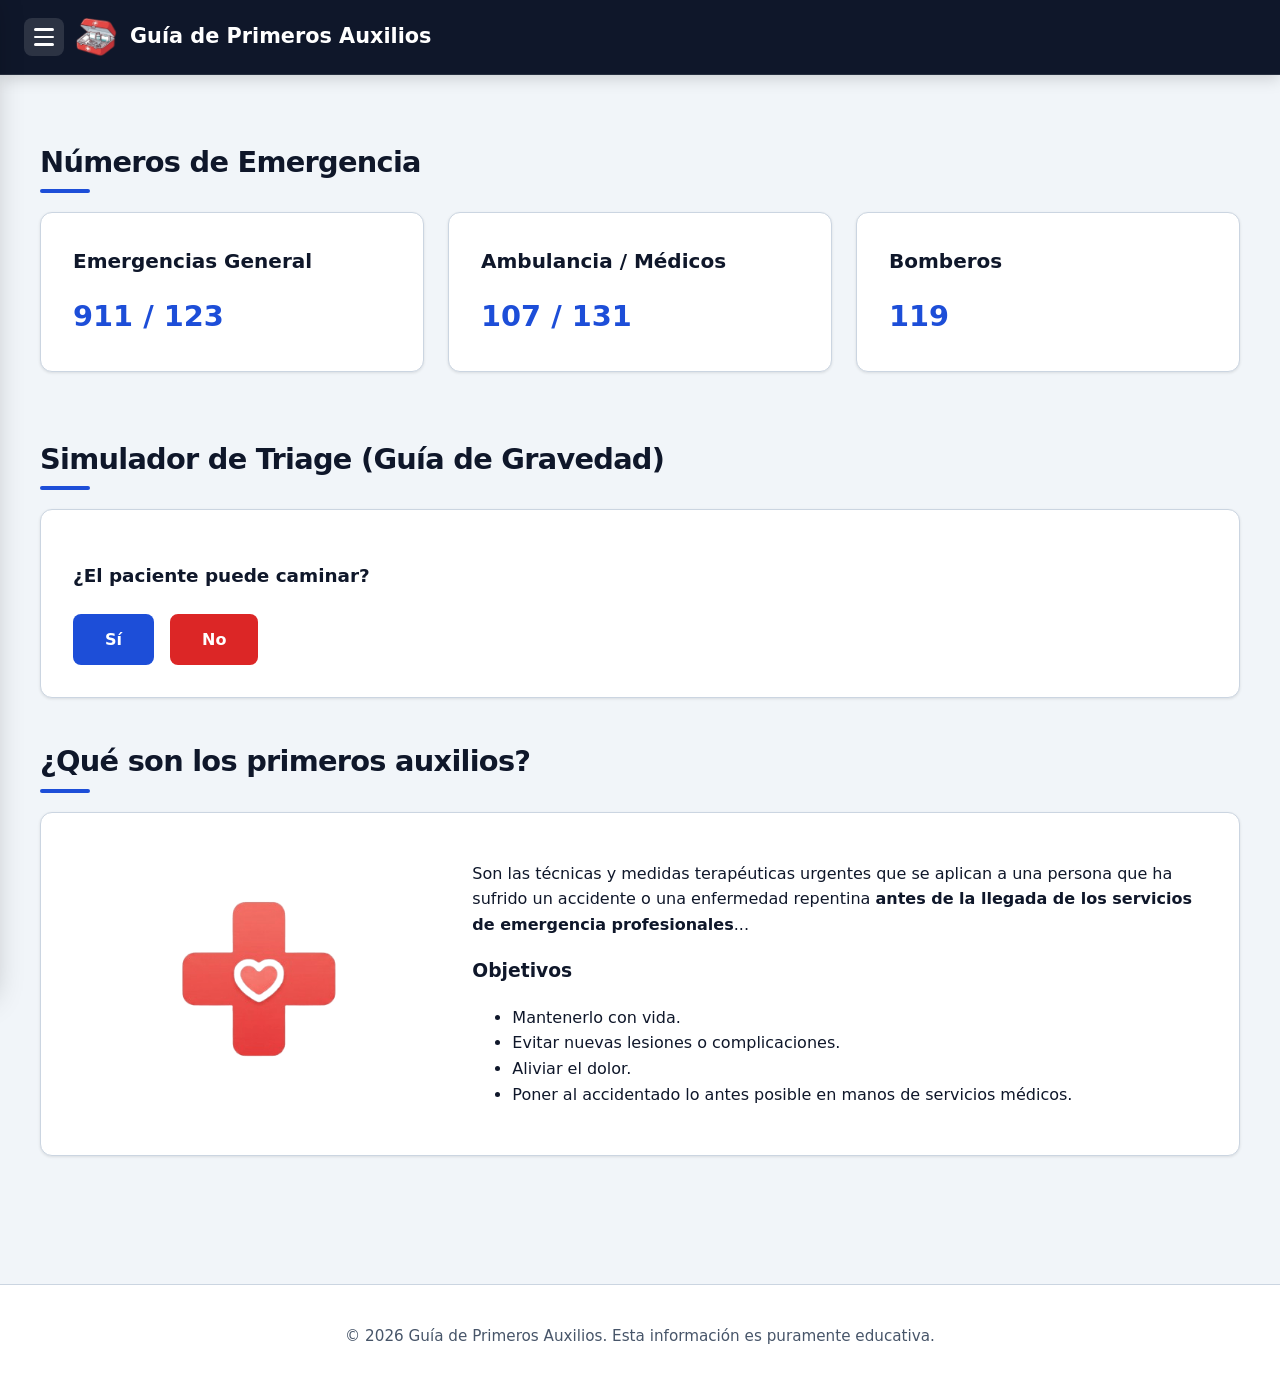
<file: index.html>
<!DOCTYPE html>
<html lang="es">
<head>
    <meta charset="UTF-8">
    <meta name="viewport" content="width=device-width, initial-scale=1.0">
    <title>Guía de Primeros Auxilios - Inicio</title>
    <link   rel="icon" href="img/logo.png" type="image/png">
    <link rel="stylesheet" href="css/style.css">
</head>
<body>
    <header class="site-header">
        <input type="checkbox" id="nav-toggle" class="menu-checkbox">
        <div class="container">
            <div class="header-left-group">
                <label for="nav-toggle" class="menu-toggle" id="menuToggle" aria-label="Abrir menú">
                    <span class="hamburger-bar"></span>
                    <span class="hamburger-bar"></span>
                    <span class="hamburger-bar"></span>
                </label>
                
                <div class="logo-container">
                    <img src="img/logo.png" alt="Logo" class="site-logo">
                </div>
            </div>
            <h1 class="site-title">Guía de Primeros Auxilios</h1>
            
        </div>
        <nav class="site-nav" id="siteNav">
            <ul class="nav-list">
                <li class="nav-item"><a href="index.html" class="nav-link">Inicio / Emergencias</a></li>
                <li class="nav-item"><a href="pas.html" class="nav-link">Protocolos PAS</a></li>
                <li class="nav-item"><a href="urgencias.html" class="nav-link">Urgencias Comunes</a></li>
                <li class="nav-item"><a href="criticas.html" class="nav-link">Situaciones Críticas</a></li>
                <li class="nav-item"><a href="pediatria.html" class="nav-link">Pediatría Básica</a></li>
                <li class="nav-item"><a href="frecuentes.html" class="nav-link">Lesiones Frecuentes</a></li>
                <li class="nav-item"><a href="desastres.html" class="nav-link">Desastres Naturales</a></li>
                <li class="nav-item"><a href="botiquin.html" class="nav-link">Botiquín Básico</a></li>
            </ul>
        </nav>
    </header>

    <main class="main-content">
        

        <section id="emergencias" class="emergency-contacts searchable-section">
            <div class="container">
                <h2 class="section-title" >Números de Emergencia</h2>
                <div class="contacts-grid" id="contactsGrid">
                    <div class="contact-card searchable-item">
                        <h3 class="contact-title">Emergencias General</h3>
                        <p class="contact-number" id="numGeneral">911 / 123</p>
                    </div>
                    <div class="contact-card searchable-item">
                        <h3 class="contact-title">Ambulancia / Médicos</h3>
                        <p class="contact-number" id="numAmbulance">107 / 131</p>
                    </div>
                    <div class="contact-card searchable-item">
                        <h3 class="contact-title">Bomberos</h3>
                        <p class="contact-number" id="numFire">119</p>
                    </div>
                </div>
            </div>
        </section>

   <section id="triage" class="triage-section searchable-section">
    <div class="container">
        <h2 class="section-title searchable-item">Simulador de Triage (Guía de Gravedad)</h2>
        <div class="card searchable-item">
            
            <!-- Radios ocultos de control para cada pregunta -->
            <input type="radio" id="p1-si" name="pregunta1" class="menu-checkbox">
            <input type="radio" id="p1-no" name="pregunta1" class="menu-checkbox">
            
            <input type="radio" id="p2-si" name="pregunta2" class="menu-checkbox">
            <input type="radio" id="p2-no" name="pregunta2" class="menu-checkbox">

            <input type="radio" id="p3-si" name="pregunta3" class="menu-checkbox">
            <input type="radio" id="p3-no" name="pregunta3" class="menu-checkbox">

            <!-- PASO 1: ¿El paciente puede caminar? -->
            <div class="triage-flow-step" id="step-1">
                <p class="card-text">¿El paciente puede caminar?</p>
                <div id="triageOptions">
                    <label for="p1-si" class="triage-btn triage-cursor">Sí</label>
                    <label for="p1-no" class="triage-btn2 triage-cursor">No</label>
                </div>
            </div>

            <!-- PASO 2: ¿El paciente respira de forma espontánea? -->
            <div class="triage-flow-step" id="step-2">
                <p class="card-text">¿El paciente respira de forma espontánea?</p>
                <div id="triageOptions">
                    <label for="p2-si" class="triage-btn triage-cursor">Sí</label>
                    <label for="p2-no" class="triage-btn2 triage-cursor">No</label>
                </div>
            </div>

            <!-- PASO 3: ¿El paciente obedece órdenes sencillas? -->
            <div class="triage-flow-step" id="step-3">
                <p class="card-text">¿El paciente obedece órdenes sencillas?</p>
                <div id="triageOptions">
                    <label for="p3-si" class="triage-btn triage-cursor">Sí</label>
                    <label for="p3-no" class="triage-btn2 triage-cursor">No</label>
                </div>
            </div>

            <!-- RESULTADO VERDE (P1: Sí) -->
            <div class="triage-flow-step" id="result-verde">
                <p class="card-text triage-color-green">Clasificación: VERDE (Leve / Vulnerable ambulatorio)</p>
                <p>Permite despejar la escena y concentrar los recursos en los casos graves.</p>
                <a href="index.html" class="triage-btn triage-restart-btn">Reiniciar</a>
            </div>

            <!-- RESULTADO NEGRO (P1: No -> P2: No) -->
            <div class="triage-flow-step" id="result-negro">
                <p class="card-text triage-color-black">Clasificación: NEGRO (Fallecido / Expectante)</p>
                <p>No respira de forma espontánea (incluso después de abrir la vía aérea). Determina la supervivencia inmediata.</p>
                <a href="index.html" class="triage-btn triage-restart-btn">Reiniciar</a>
            </div>

            <!-- RESULTADO ROJO (P1: No -> P2: Sí -> P3: No) -->
            <div class="triage-flow-step" id="result-rojo">
                <p class="card-text triage-color-red">Clasificación: ROJO (Inmediata)</p>
                <p>El paciente no obedece órdenes sencillas (está inconsciente o confundido). Evalúa estado neurológico crítico.</p>
                <a href="index.html" class="triage-btn triage-restart-btn">Reiniciar</a>
            </div>

            <!-- RESULTADO AMARILLO (P1: No -> P2: Sí -> P3: Sí) -->
            <div class="triage-flow-step" id="result-amarillo">
                <p class="card-text triage-color-yellow">Clasificación: AMARILLO (Urgente pero estable)</p>
                <p>El paciente obedece órdenes sencillas y sus funciones vitales están estables.</p>
                <a href="index.html" class="triage-btn triage-restart-btn">Reiniciar</a>
            </div>

        </div>
    </div>
</section>


<section class="searchable-section">
    <div class="container">
        <h2 class="section-title searchable-item">¿Qué son los primeros auxilios?</h2>
        <div class="card searchable-item card-image-layout">
            <div >
                <img src="img/lf.png" alt="Botiquín de primeros auxilios" >
            </div>
            <div >
                <p class="card-text">Son las técnicas y medidas terapéuticas urgentes que se aplican a una persona que ha sufrido un accidente o una enfermedad repentina <strong>antes de la llegada de los servicios de emergencia profesionales</strong>...</p>
                <h3>Objetivos</h3>
                <ul>
                    <li>Mantenerlo con vida.</li>
                    <li>Evitar nuevas lesiones o complicaciones.</li>
                    <li>Aliviar el dolor.</li>
                    <li>Poner al accidentado lo antes posible en manos de servicios médicos.</li>
                </ul>
            </div>
        </div>
    </div>
</section>


  
    
</main>

<footer class="site-footer">
     <div class="container">
         <p class="footer-text">&copy; 2026 Guía de Primeros Auxilios. Esta información es puramente educativa.</p>
     </div>
</footer>

   
</body>
</html>
</file>
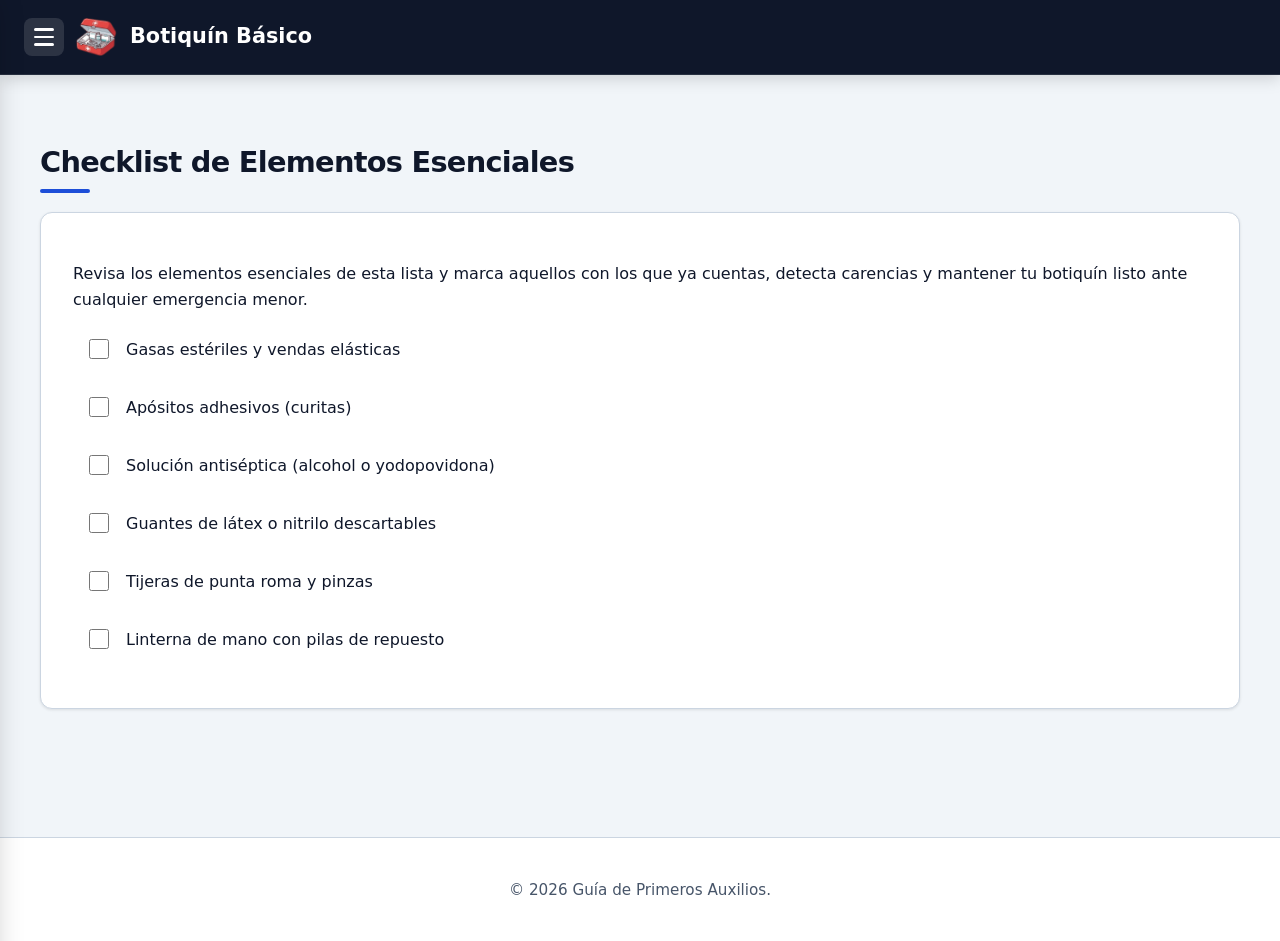
<file: botiquin.html>
<!DOCTYPE html>
<html lang="es">
<head>
    <meta charset="UTF-8">
    <meta name="viewport" content="width=device-width, initial-scale=1.0">
    <title>Botiquín Básico - Guía de Primeros Auxilios</title>   
    <link   rel="icon" href="img/logo.png" type="image/png">
    <link rel="stylesheet" href="css/style.css">
</head>
<body>
    <header class="site-header">
        <input type="checkbox" id="nav-toggle" class="menu-checkbox">
        <div class="container">
            <div class="header-left-group">
                <label for="nav-toggle" class="menu-toggle" id="menuToggle" aria-label="Abrir menú">
                    <span class="hamburger-bar"></span><span class="hamburger-bar"></span><span class="hamburger-bar"></span>
                </label>
                <div class="logo-container">
                    <img src="img/logo.png" alt="Logo" class="site-logo">
                </div>
            </div>
            <h1 class="site-title">Botiquín Básico</h1>
            
        </div>
        <nav class="site-nav" id="siteNav">
            <ul class="nav-list">
                <li class="nav-item"><a href="index.html" class="nav-link">Inicio / Emergencias</a></li>
                <li class="nav-item"><a href="pas.html" class="nav-link">Protocolos PAS</a></li>
                <li class="nav-item"><a href="urgencias.html" class="nav-link">Urgencias Comunes</a></li>
                <li class="nav-item"><a href="criticas.html" class="nav-link">Situaciones Críticas</a></li>
                <li class="nav-item"><a href="pediatria.html" class="nav-link">Pediatría Básica</a></li>
                <li class="nav-item"><a href="frecuentes.html" class="nav-link">Lesiones Frecuentes</a></li>
                <li class="nav-item"><a href="desastres.html" class="nav-link">Desastres Naturales</a></li>
                <li class="nav-item"><a href="botiquin.html" class="nav-link">Botiquín Básico</a></li>
            </ul>
        </nav>
    </header>

    <main class="main-content">
        

        <section class="searchable-section">
            <div class="container">
                <h2 class="section-title searchable-item">Checklist de Elementos Esenciales</h2>
                <div class="card searchable-item kit-section">
                    <p>Revisa los elementos esenciales de esta lista y marca aquellos con los que ya cuentas, detecta carencias y mantener tu botiquín listo ante cualquier emergencia menor.</p>
                    <ul class="kit-list" >
                        <li class="kit-item searchable-item">
                            <label><input type="checkbox" class="kit-checkbox"><span>Gasas estériles y vendas elásticas</span></label>
                        </li>
                        <li class="kit-item searchable-item">
                            <label><input type="checkbox" class="kit-checkbox"><span>Apósitos adhesivos (curitas)</span></label>
                        </li>
                        <li class="kit-item searchable-item">
                            <label><input type="checkbox" class="kit-checkbox"><span>Solución antiséptica (alcohol o yodopovidona)</span></label>
                        </li>
                        <li class="kit-item searchable-item">
                            <label><input type="checkbox" class="kit-checkbox"><span>Guantes de látex o nitrilo descartables</span></label>
                        </li>
                        <li class="kit-item searchable-item">
                            <label><input type="checkbox" class="kit-checkbox"><span>Tijeras de punta roma y pinzas</span></label>
                        </li>
                        <li class="kit-item searchable-item">
                            <label><input type="checkbox" class="kit-checkbox"><span>Linterna de mano con pilas de repuesto</span></label>
                        </li>
                    </ul>
                </div>
            </div>
        </section>
    </main>

    <footer class="site-footer">
        <div class="container"><p>&copy; 2026 Guía de Primeros Auxilios.</p></div>
    </footer>

  
</body>
</html>
</file>
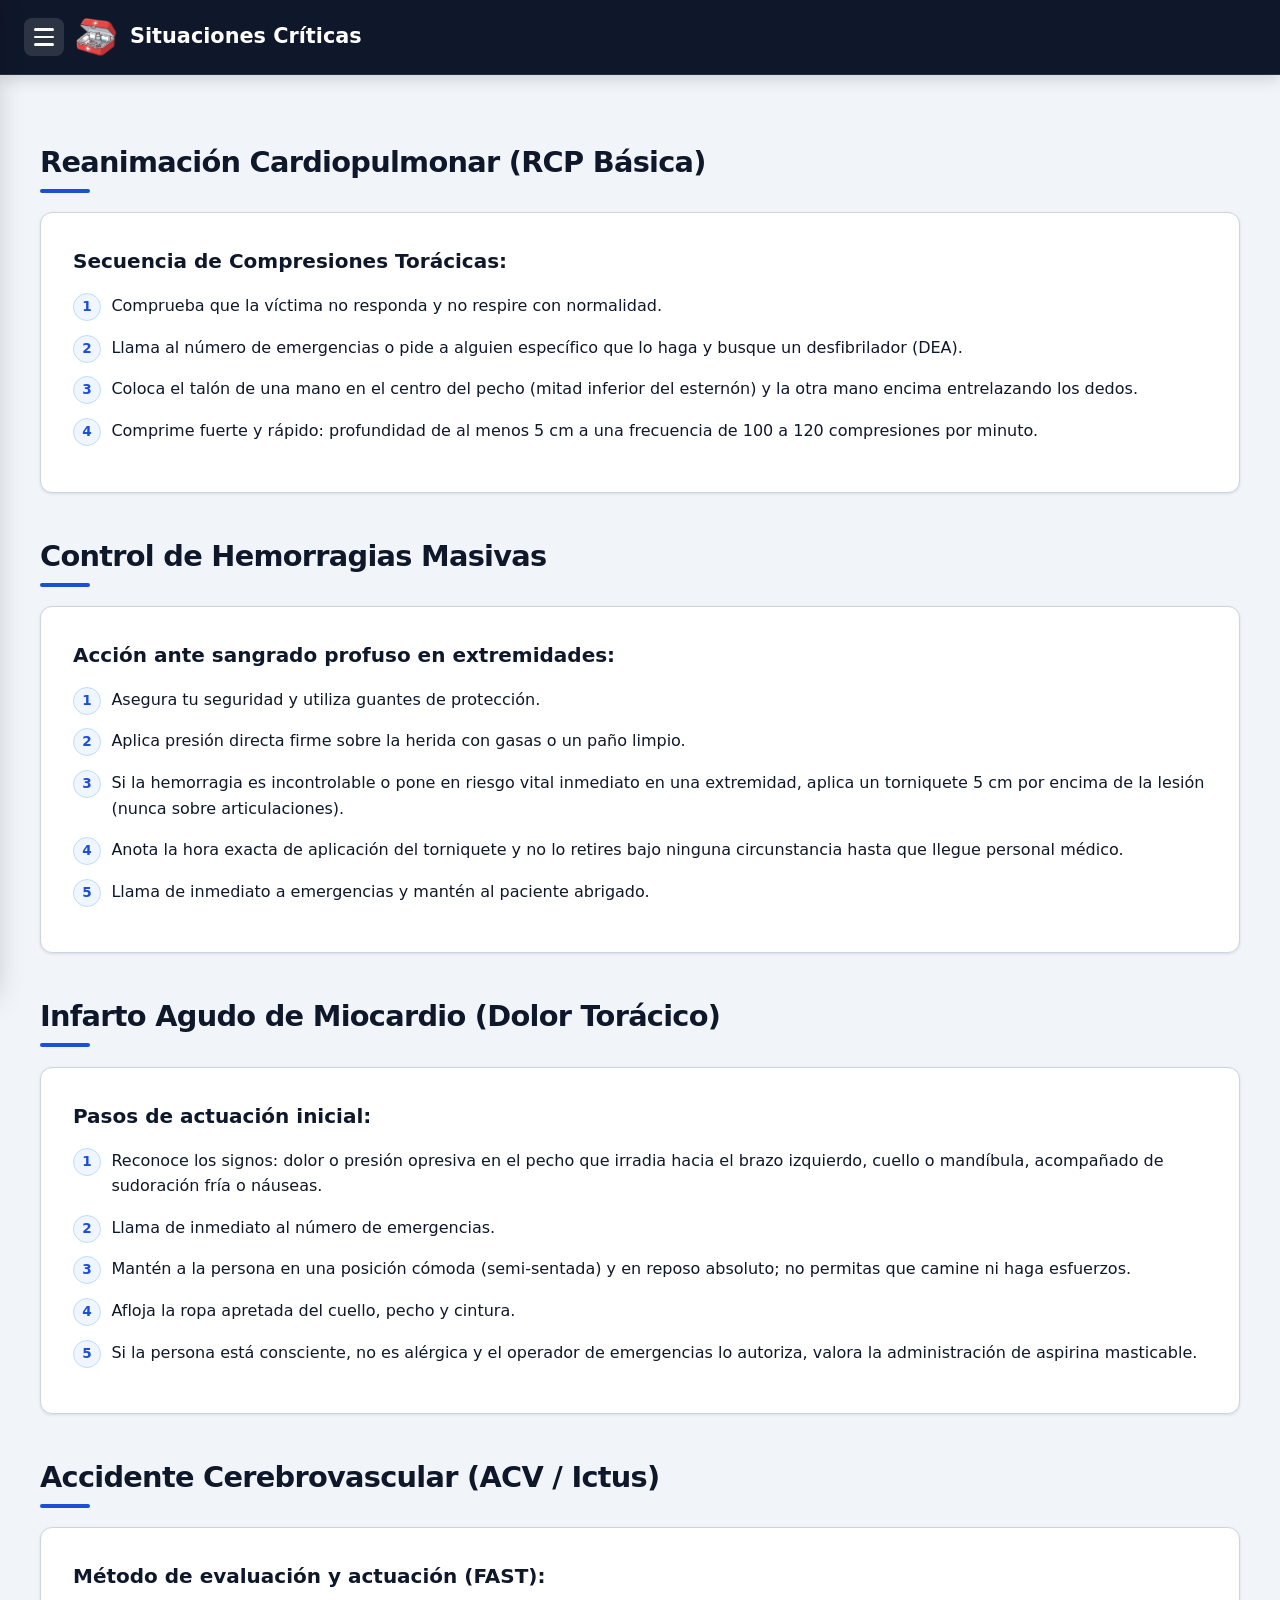
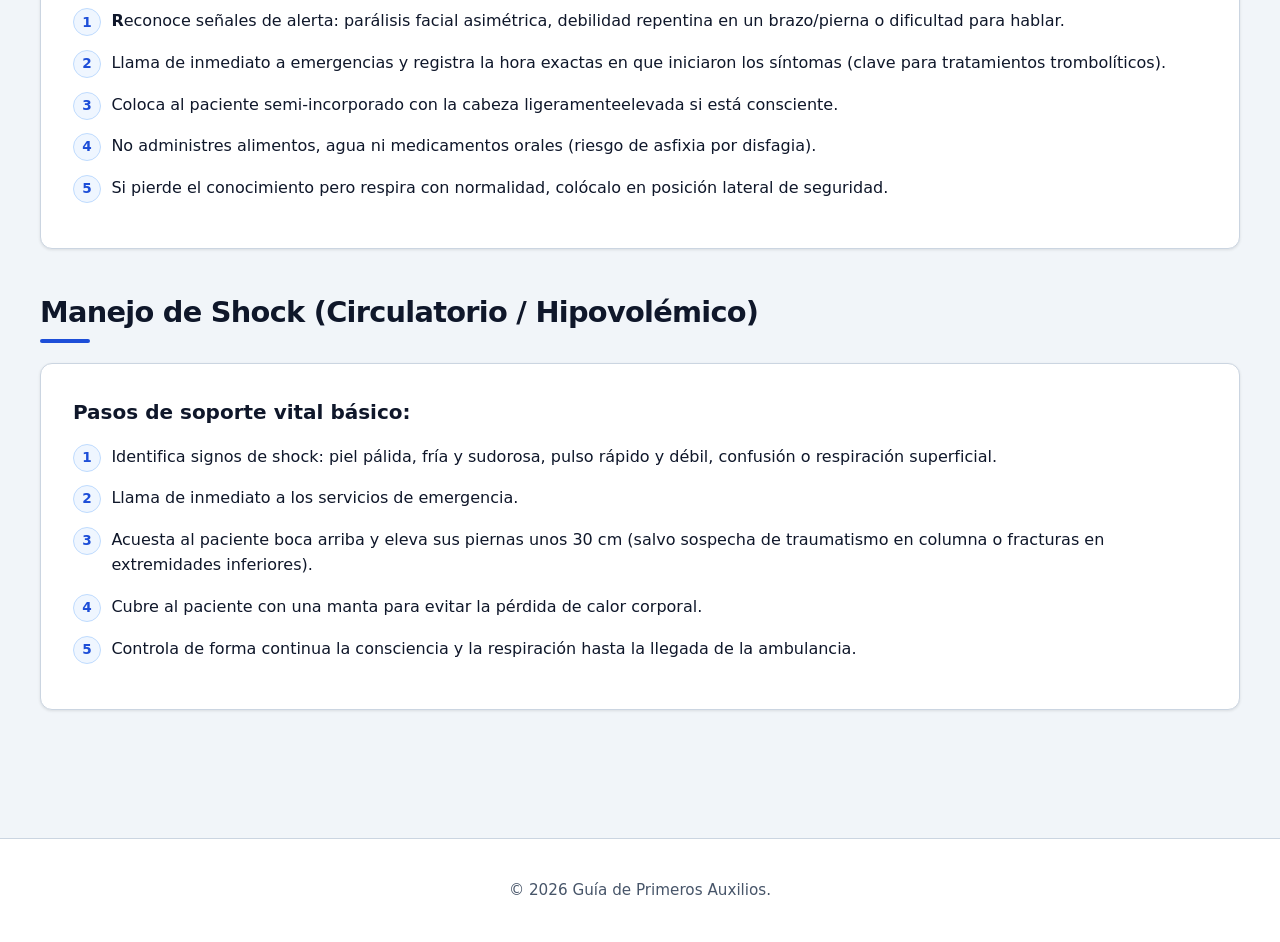
<file: criticas.html>
<!DOCTYPE html>
<html lang="es">
<head>
    <meta charset="UTF-8">
    <meta name="viewport" content="width=device-width, initial-scale=1.0">
    <title>Situaciones Críticas - Guía de Primeros Auxilios</title>    
    <link   rel="icon" href="img/logo.png" type="image/png">
    <link rel="stylesheet" href="css/style.css">
</head>
<body>
    <header class="site-header">
        <input type="checkbox" id="nav-toggle" class="menu-checkbox">
        <div class="container">
            <div class="header-left-group">
                <label for="nav-toggle" class="menu-toggle" id="menuToggle" aria-label="Abrir menú">
                    <span class="hamburger-bar"></span><span class="hamburger-bar"></span><span class="hamburger-bar"></span>
                </label>
                <div class="logo-container">
                    <img src="img/logo.png" alt="Logo" class="site-logo">
                </div>
            </div>
            <h1 class="site-title">Situaciones Críticas</h1>
            
        </div>
        <nav class="site-nav" id="siteNav">
            <ul class="nav-list">
                <li class="nav-item"><a href="index.html" class="nav-link">Inicio / Emergencias</a></li>
                <li class="nav-item"><a href="pas.html" class="nav-link">Protocolos PAS</a></li>
                <li class="nav-item"><a href="urgencias.html" class="nav-link">Urgencias Comunes</a></li>
                <li class="nav-item"><a href="criticas.html" class="nav-link">Situaciones Críticas</a></li>
                <li class="nav-item"><a href="pediatria.html" class="nav-link">Pediatría Básica</a></li>
                <li class="nav-item"><a href="frecuentes.html" class="nav-link">Lesiones Frecuentes</a></li>
                <li class="nav-item"><a href="desastres.html" class="nav-link">Desastres Naturales</a></li>
                <li class="nav-item"><a href="botiquin.html" class="nav-link">Botiquín Básico</a></li>
            </ul>
        </nav>
    </header>

    <main class="main-content">
      

        <section class="searchable-section">
            <div class="container">
                <h2 class="section-title searchable-item">Reanimación Cardiopulmonar (RCP Básica)</h2>
                <div class="card searchable-item">
                    <h3 class="card-title">Secuencia de Compresiones Torácicas:</h3>
                    <ol class="steps-list">
                        <li class="step-item">Comprueba que la víctima no responda y no respire con normalidad.</li>
                        <li class="step-item">Llama al número de emergencias o pide a alguien específico que lo haga y busque un desfibrilador (DEA).</li>
                        <li class="step-item">Coloca el talón de una mano en el centro del pecho (mitad inferior del esternón) y la otra mano encima entrelazando los dedos.</li>
                        <li class="step-item">Comprime fuerte y rápido: profundidad de al menos 5 cm a una frecuencia de 100 a 120 compresiones por minuto.</li>
                    </ol>
                </div>
            </div>
        </section>

        <section class="searchable-section">
            <div class="container">
                <h2 class="section-title searchable-item">Control de Hemorragias Masivas</h2>
                <div class="card searchable-item">
                    <h3 class="card-title">Acción ante sangrado profuso en extremidades:</h3>
                    <ol class="steps-list">
                        <li class="step-item">Asegura tu seguridad y utiliza guantes de protección.</li>
                        <li class="step-item">Aplica presión directa firme sobre la herida con gasas o un paño limpio.</li>
                        <li class="step-item">Si la hemorragia es incontrolable o pone en riesgo vital inmediato en una extremidad, aplica un torniquete 5 cm por encima de la lesión (nunca sobre articulaciones).</li>
                        <li class="step-item">Anota la hora exacta de aplicación del torniquete y no lo retires bajo ninguna circunstancia hasta que llegue personal médico.</li>
                        <li class="step-item">Llama de inmediato a emergencias y mantén al paciente abrigado.</li>
                    </ol>
                </div>
            </div>
        </section>

        <!-- Infarto Agudo de Miocardio -->
        <section class="searchable-section">
            <div class="container">
                <h2 class="section-title searchable-item">Infarto Agudo de Miocardio (Dolor Torácico)</h2>
                <div class="card searchable-item">
                    <h3 class="card-title">Pasos de actuación inicial:</h3>
                    <ol class="steps-list">
                        <li class="step-item">Reconoce los signos: dolor o presión opresiva en el pecho que irradia hacia el brazo izquierdo, cuello o mandíbula, acompañado de sudoración fría o náuseas.</li>
                        <li class="step-item">Llama de inmediato al número de emergencias.</li>
                        <li class="step-item">Mantén a la persona en una posición cómoda (semi-sentada) y en reposo absoluto; no permitas que camine ni haga esfuerzos.</li>
                        <li class="step-item">Afloja la ropa apretada del cuello, pecho y cintura.</li>
                        <li class="step-item">Si la persona está consciente, no es alérgica y el operador de emergencias lo autoriza, valora la administración de aspirina masticable.</li>
                    </ol>
                </div>
            </div>
        </section>

        <!-- ACV / Ictus (Accidente Cerebrovascular) -->
        <section class="searchable-section">
            <div class="container">
                <h2 class="section-title searchable-item">Accidente Cerebrovascular (ACV / Ictus)</h2>
                <div class="card searchable-item">
                    <h3 class="card-title">Método de evaluación y actuación (FAST):</h3>
                    <ol class="steps-list">
                        <li class="step-item"><strong>R</strong>econoce señales de alerta: parálisis facial asimétrica, debilidad repentina en un brazo/pierna o dificultad para hablar.</li>
                        <li class="step-item">Llama de inmediato a emergencias y registra la hora exactas en que iniciaron los síntomas (clave para tratamientos trombolíticos).</li>
                        <li class="step-item">Coloca al paciente semi-incorporado con la cabeza ligeramenteelevada si está consciente.</li>
                        <li class="step-item">No administres alimentos, agua ni medicamentos orales (riesgo de asfixia por disfagia).</li>
                        <li class="step-item">Si pierde el conocimiento pero respira con normalidad, colócalo en posición lateral de seguridad.</li>
                    </ol>
                </div>
            </div>
        </section>

        <!-- Shock / Pérdida de conciencia severa por hipovolemia -->
        <section class="searchable-section">
            <div class="container">
                <h2 class="section-title searchable-item">Manejo de Shock (Circulatorio / Hipovolémico)</h2>
                <div class="card searchable-item">
                    <h3 class="card-title">Pasos de soporte vital básico:</h3>
                    <ol class="steps-list">
                        <li class="step-item">Identifica signos de shock: piel pálida, fría y sudorosa, pulso rápido y débil, confusión o respiración superficial.</li>
                        <li class="step-item">Llama de inmediato a los servicios de emergencia.</li>
                        <li class="step-item">Acuesta al paciente boca arriba y eleva sus piernas unos 30 cm (salvo sospecha de traumatismo en columna o fracturas en extremidades inferiores).</li>
                        <li class="step-item">Cubre al paciente con una manta para evitar la pérdida de calor corporal.</li>
                        <li class="step-item">Controla de forma continua la consciencia y la respiración hasta la llegada de la ambulancia.</li>
                    </ol>
                </div>
            </div>
        </section>
    </main>

    <footer class="site-footer">
        <div class="container"><p>&copy; 2026 Guía de Primeros Auxilios.</p></div>
    </footer>

   
</body>
</html>
</file>
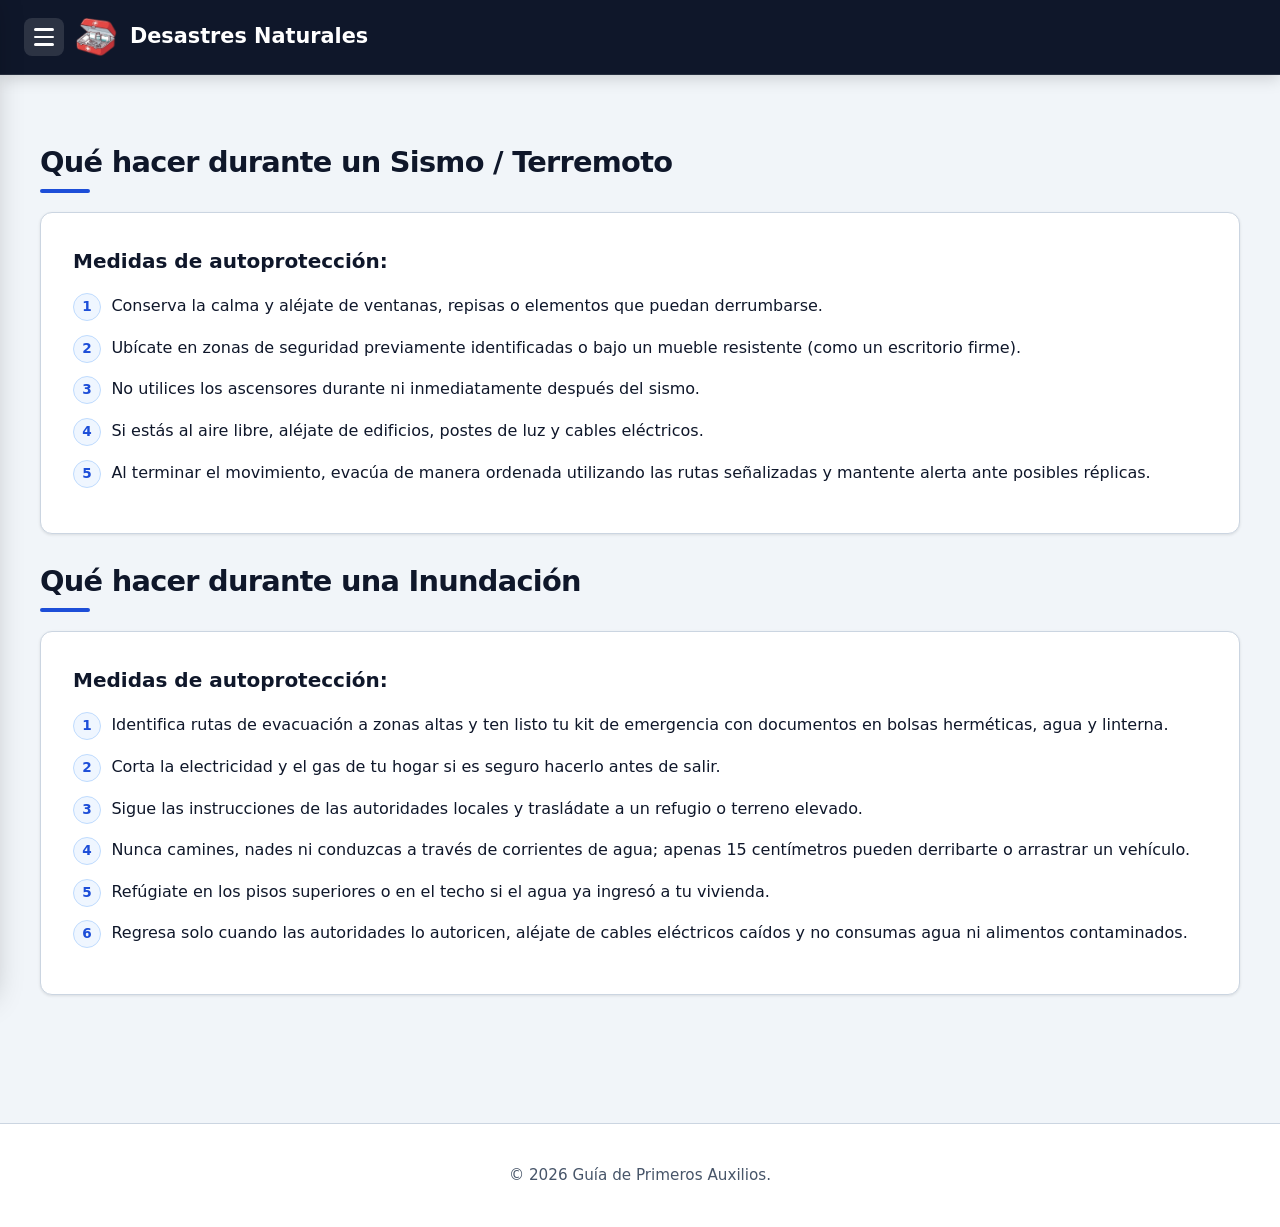
<file: desastres.html>
<!DOCTYPE html>
<html lang="es">
<head>
    <meta charset="UTF-8">
    <meta name="viewport" content="width=device-width, initial-scale=1.0">
    <title>Desastres Naturales - Guía de Primeros Auxilios</title>    
    <link   rel="icon" href="img/logo.png" type="image/png">
    <link rel="stylesheet" href="css/style.css">
</head>
<body>
    <header class="site-header">
        <input type="checkbox" id="nav-toggle" class="menu-checkbox">
        <div class="container">
            <div class="header-left-group">
                <label for="nav-toggle" class="menu-toggle" id="menuToggle" aria-label="Abrir menú">
                    <span class="hamburger-bar"></span><span class="hamburger-bar"></span><span class="hamburger-bar"></span>
                </label>
                <div class="logo-container">
                    <img src="img/logo.png" alt="Logo" class="site-logo">
                </div>
            </div>
            <h1 class="site-title">Desastres Naturales</h1>
            
        </div>
        <nav class="site-nav" id="siteNav">
            <ul class="nav-list">
                <li class="nav-item"><a href="index.html" class="nav-link">Inicio / Emergencias</a></li>
                <li class="nav-item"><a href="pas.html" class="nav-link">Protocolos PAS</a></li>
                <li class="nav-item"><a href="urgencias.html" class="nav-link">Urgencias Comunes</a></li>
                <li class="nav-item"><a href="criticas.html" class="nav-link">Situaciones Críticas</a></li>
                <li class="nav-item"><a href="pediatria.html" class="nav-link">Pediatría Básica</a></li>
                <li class="nav-item"><a href="frecuentes.html" class="nav-link">Lesiones Frecuentes</a></li>
                <li class="nav-item"><a href="desastres.html" class="nav-link">Desastres Naturales</a></li>
                <li class="nav-item"><a href="botiquin.html" class="nav-link">Botiquín Básico</a></li>
            </ul>
        </nav>
    </header>

    <main class="main-content">
       
        <section class="searchable-section">
            <div class="container">
                <h2 class="section-title searchable-item">Qué hacer durante un Sismo / Terremoto</h2>
                <div class="card searchable-item">
                    <h3 class="card-title">Medidas de autoprotección:</h3>
                    <ol class="steps-list">
                        <li class="step-item">Conserva la calma y aléjate de ventanas, repisas o elementos que puedan derrumbarse.</li>
                        <li class="step-item">Ubícate en zonas de seguridad previamente identificadas o bajo un mueble resistente (como un escritorio firme).</li>
                        <li class="step-item">No utilices los ascensores durante ni inmediatamente después del sismo.</li>
                        <li class="step-item">Si estás al aire libre, aléjate de edificios, postes de luz y cables eléctricos.</li>
                        <li class="step-item">Al terminar el movimiento, evacúa de manera ordenada utilizando las rutas señalizadas y mantente alerta ante posibles réplicas.</li>
                    </ol>
                </div>
                <h2 class="section-title searchable-item">Qué hacer durante una Inundación</h2>
                <div class="card searchable-item">
                    <h3 class="card-title">Medidas de autoprotección:</h3>
                    <ol class="steps-list">
                        <li class="step-item">Identifica rutas de evacuación a zonas altas y ten listo tu kit de emergencia con documentos en bolsas herméticas, agua y linterna.</li>
                        <li class="step-item">Corta la electricidad y el gas de tu hogar si es seguro hacerlo antes de salir.</li>
                        <li class="step-item">Sigue las instrucciones de las autoridades locales y trasládate a un refugio o terreno elevado.</li>
                        <li class="step-item">Nunca camines, nades ni conduzcas a través de corrientes de agua; apenas 15 centímetros pueden derribarte o arrastrar un vehículo.</li>
                        <li class="step-item">Refúgiate en los pisos superiores o en el techo si el agua ya ingresó a tu vivienda.</li>
                        <li class="step-item">Regresa solo cuando las autoridades lo autoricen, aléjate de cables eléctricos caídos y no consumas agua ni alimentos contaminados.</li>
                    </ol>
                </div>
            </div>            
        </section>
    </main>

    <footer class="site-footer">
        <div class="container"><p>&copy; 2026 Guía de Primeros Auxilios.</p></div>
    </footer>

   
</body>
</html>
</file>
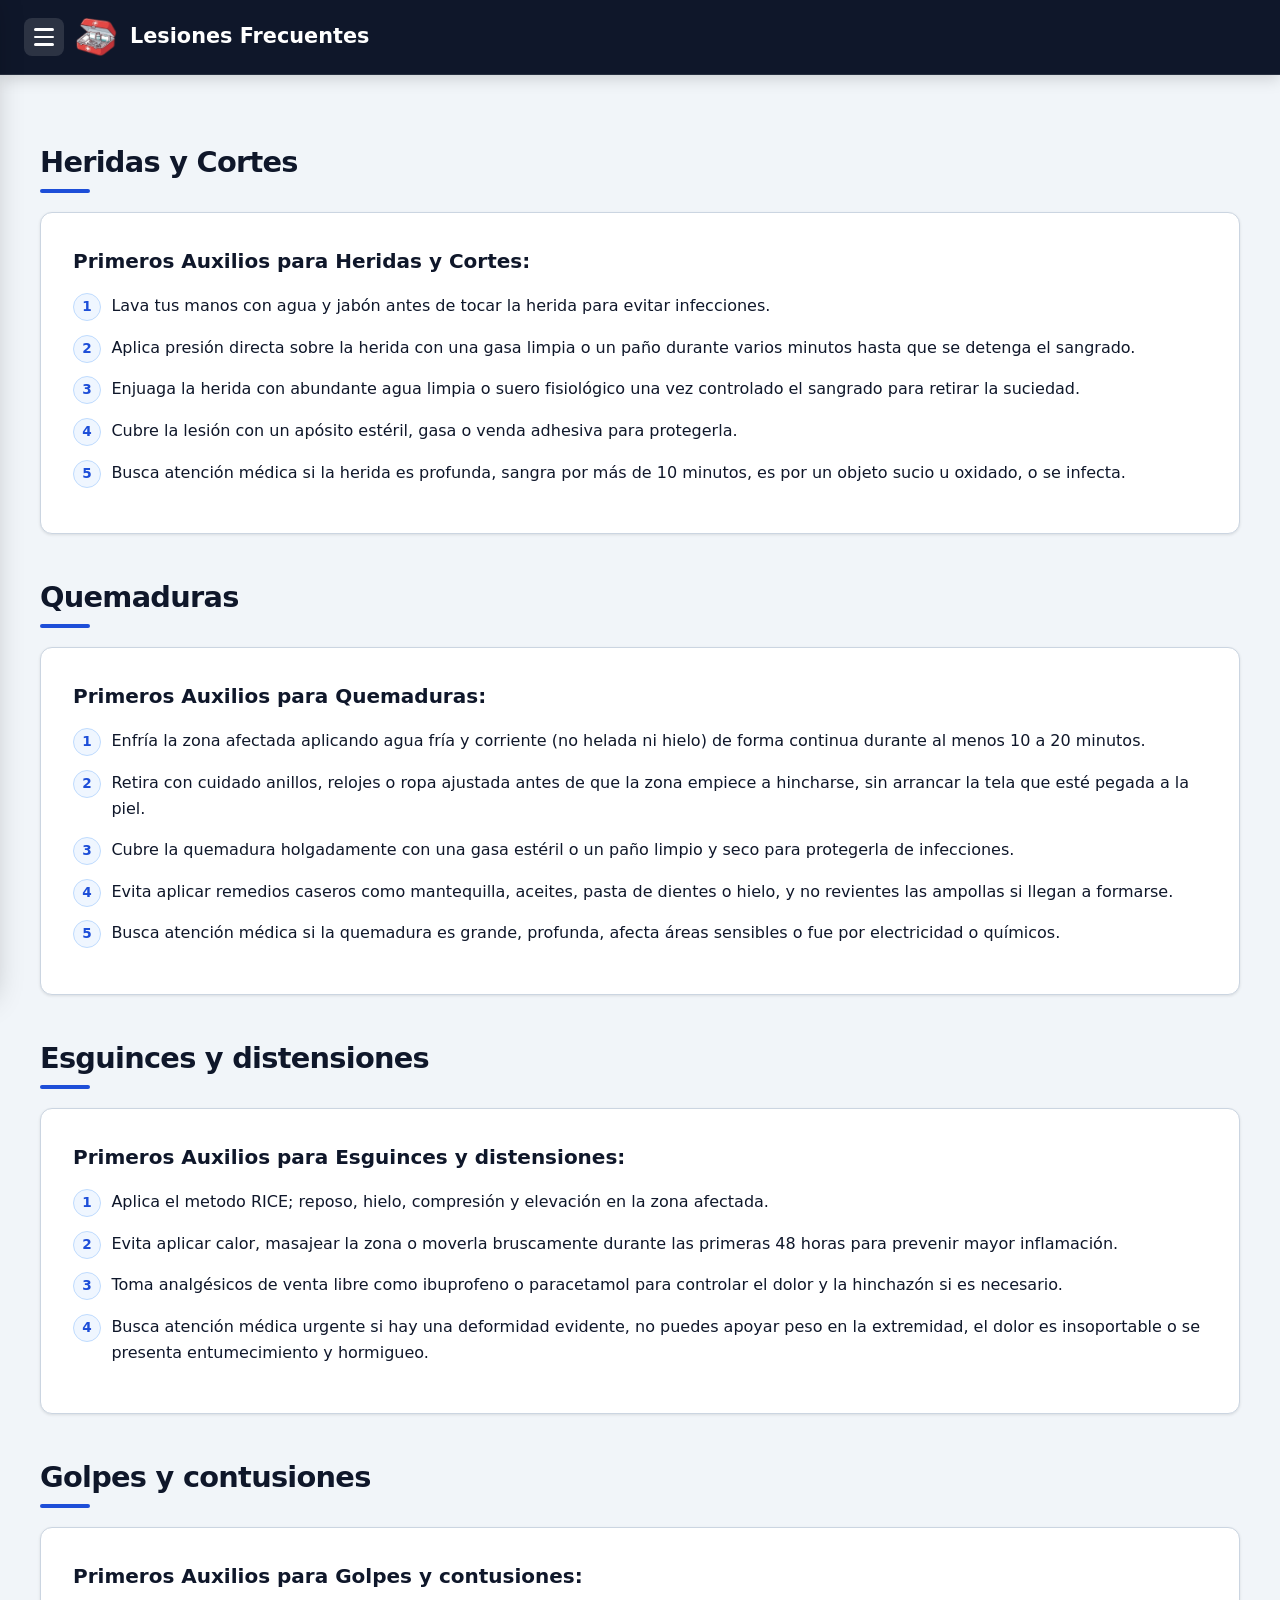
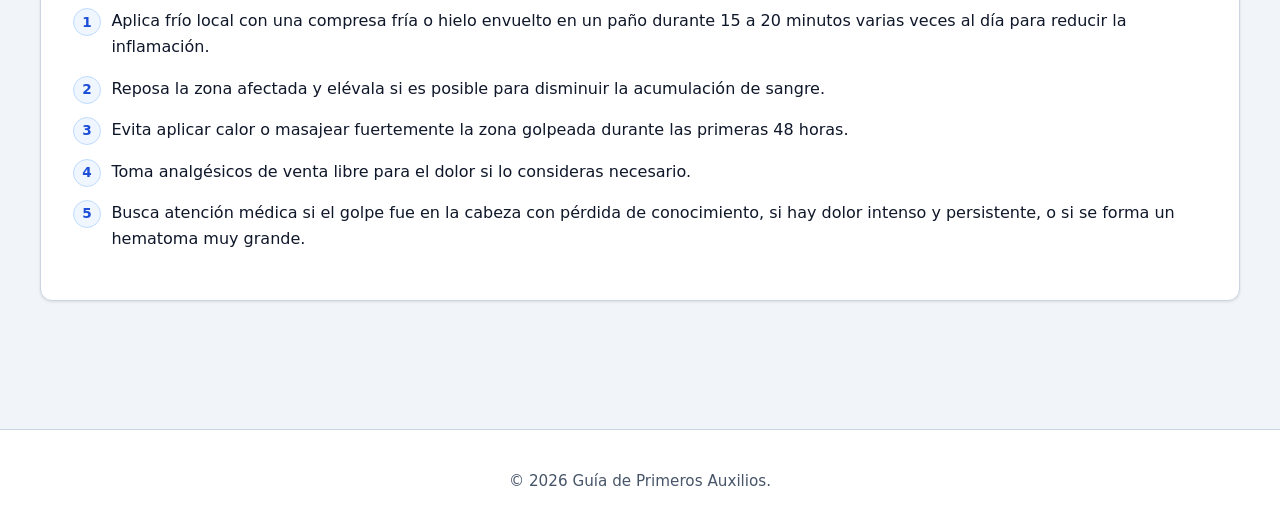
<file: frecuentes.html>
<!DOCTYPE html>
<html lang="es">
<head>
    <meta charset="UTF-8">
    <meta name="viewport" content="width=device-width, initial-scale=1.0">
    <title>Lesiones Frecuentes - Guía de Primeros Auxilios</title>
    <link   rel="icon" href="img/logo.png" type="image/png">
    <link rel="stylesheet" href="css/style.css">
</head>
<body>
    <header class="site-header">
        <input type="checkbox" id="nav-toggle" class="menu-checkbox">
        <div class="container">
            <div class="header-left-group">
                <label for="nav-toggle" class="menu-toggle" id="menuToggle" aria-label="Abrir menú">
                    <span class="hamburger-bar"></span><span class="hamburger-bar"></span><span class="hamburger-bar"></span>
                </label>
                <div class="logo-container">
                    <img src="img/logo.png" alt="Logo" class="site-logo">
                </div>
            </div>
            <h1 class="site-title">Lesiones Frecuentes</h1>
            
        </div>
        <nav class="site-nav" id="siteNav">
            <ul class="nav-list">
                <li class="nav-item"><a href="index.html" class="nav-link">Inicio / Emergencias</a></li>
                <li class="nav-item"><a href="pas.html" class="nav-link">Protocolos PAS</a></li>
                <li class="nav-item"><a href="urgencias.html" class="nav-link">Urgencias Comunes</a></li>
                <li class="nav-item"><a href="criticas.html" class="nav-link">Situaciones Críticas</a></li>
                <li class="nav-item"><a href="pediatria.html" class="nav-link">Pediatría Básica</a></li>
                <li class="nav-item"><a href="frecuentes.html" class="nav-link">Lesiones Frecuentes</a></li>
                <li class="nav-item"><a href="desastres.html" class="nav-link">Desastres Naturales</a></li>
                <li class="nav-item"><a href="botiquin.html" class="nav-link">Botiquín Básico</a></li>
            </ul>
        </nav>
    </header>

    <main class="main-content">
       

        <section class="searchable-section">
            <div class="container">
                <h2 class="section-title searchable-item">Heridas y Cortes</h2>
                <div class="card searchable-item">
                    <h3 class="card-title">Primeros Auxilios para Heridas y Cortes:</h3>
                    <ol class="steps-list">
                        <li class="step-item">Lava tus manos con agua y jabón antes de tocar la herida para evitar infecciones.</li>
                        <li class="step-item">Aplica presión directa sobre la herida con una gasa limpia o un paño durante varios minutos hasta que se detenga el sangrado.</li>
                        <li class="step-item">Enjuaga la herida con abundante agua limpia o suero fisiológico una vez controlado el sangrado para retirar la suciedad.</li>
                        <li class="step-item">Cubre la lesión con un apósito estéril, gasa o venda adhesiva para protegerla.</li>
                        <li class="step-item">Busca atención médica si la herida es profunda, sangra por más de 10 minutos, es por un objeto sucio u oxidado, o se infecta.</li>
                    </ol>
                </div>
            </div>
        </section>

         <section class="searchable-section">
            <div class="container">
                <h2 class="section-title searchable-item">Quemaduras</h2>
                <div class="card searchable-item">
                    <h3 class="card-title">Primeros Auxilios para Quemaduras:</h3>
                    <ol class="steps-list">
                        <li class="step-item">Enfría la zona afectada aplicando agua fría y corriente (no helada ni hielo) de forma continua durante al menos 10 a 20 minutos.</li>
                        <li class="step-item">Retira con cuidado anillos, relojes o ropa ajustada antes de que la zona empiece a hincharse, sin arrancar la tela que esté pegada a la piel.</li>
                        <li class="step-item">Cubre la quemadura holgadamente con una gasa estéril o un paño limpio y seco para protegerla de infecciones.</li>
                        <li class="step-item">Evita aplicar remedios caseros como mantequilla, aceites, pasta de dientes o hielo, y no revientes las ampollas si llegan a formarse.</li>
                        <li class="step-item">Busca atención médica si la quemadura es grande, profunda, afecta áreas sensibles o fue por electricidad o químicos.</li>
                    </ol>
                </div>
            </div>
        </section>

         <section class="searchable-section">
            <div class="container">
                <h2 class="section-title searchable-item">Esguinces y distensiones</h2>
                <div class="card searchable-item">
                    <h3 class="card-title">Primeros Auxilios para Esguinces y distensiones:</h3>
                    <ol class="steps-list">
                        <li class="step-item">Aplica el metodo RICE; reposo, hielo, compresión y elevación en la zona afectada.</li>
                        <li class="step-item">Evita aplicar calor, masajear la zona o moverla bruscamente durante las primeras 48 horas para prevenir mayor inflamación.</li>
                        <li class="step-item">Toma analgésicos de venta libre como ibuprofeno o paracetamol para controlar el dolor y la hinchazón si es necesario.</li>
                        <li class="step-item">Busca atención médica urgente si hay una deformidad evidente, no puedes apoyar peso en la extremidad, el dolor es insoportable o se presenta entumecimiento y hormigueo.</li>
                    </ol>
                </div>
            </div>
        </section>

         <section class="searchable-section">
            <div class="container">
                <h2 class="section-title searchable-item">Golpes y contusiones</h2>
                <div class="card searchable-item">
                    <h3 class="card-title">Primeros Auxilios para Golpes y contusiones:</h3>
                    <ol class="steps-list">
                        <li class="step-item">Aplica frío local con una compresa fría o hielo envuelto en un paño durante 15 a 20 minutos varias veces al día para reducir la inflamación.</li>
                        <li class="step-item">Reposa la zona afectada y elévala si es posible para disminuir la acumulación de sangre.</li>
                        <li class="step-item">Evita aplicar calor o masajear fuertemente la zona golpeada durante las primeras 48 horas.</li>
                        <li class="step-item">Toma analgésicos de venta libre para el dolor si lo consideras necesario.</li>
                        <li class="step-item">Busca atención médica si el golpe fue en la cabeza con pérdida de conocimiento, si hay dolor intenso y persistente, o si se forma un hematoma muy grande.</li>
                    </ol>
                </div>
            </div>
        </section>
    </main>

    <footer class="site-footer">
        <div class="container"><p>&copy; 2026 Guía de Primeros Auxilios.</p></div>
    </footer>


</body>
</html>
</file>
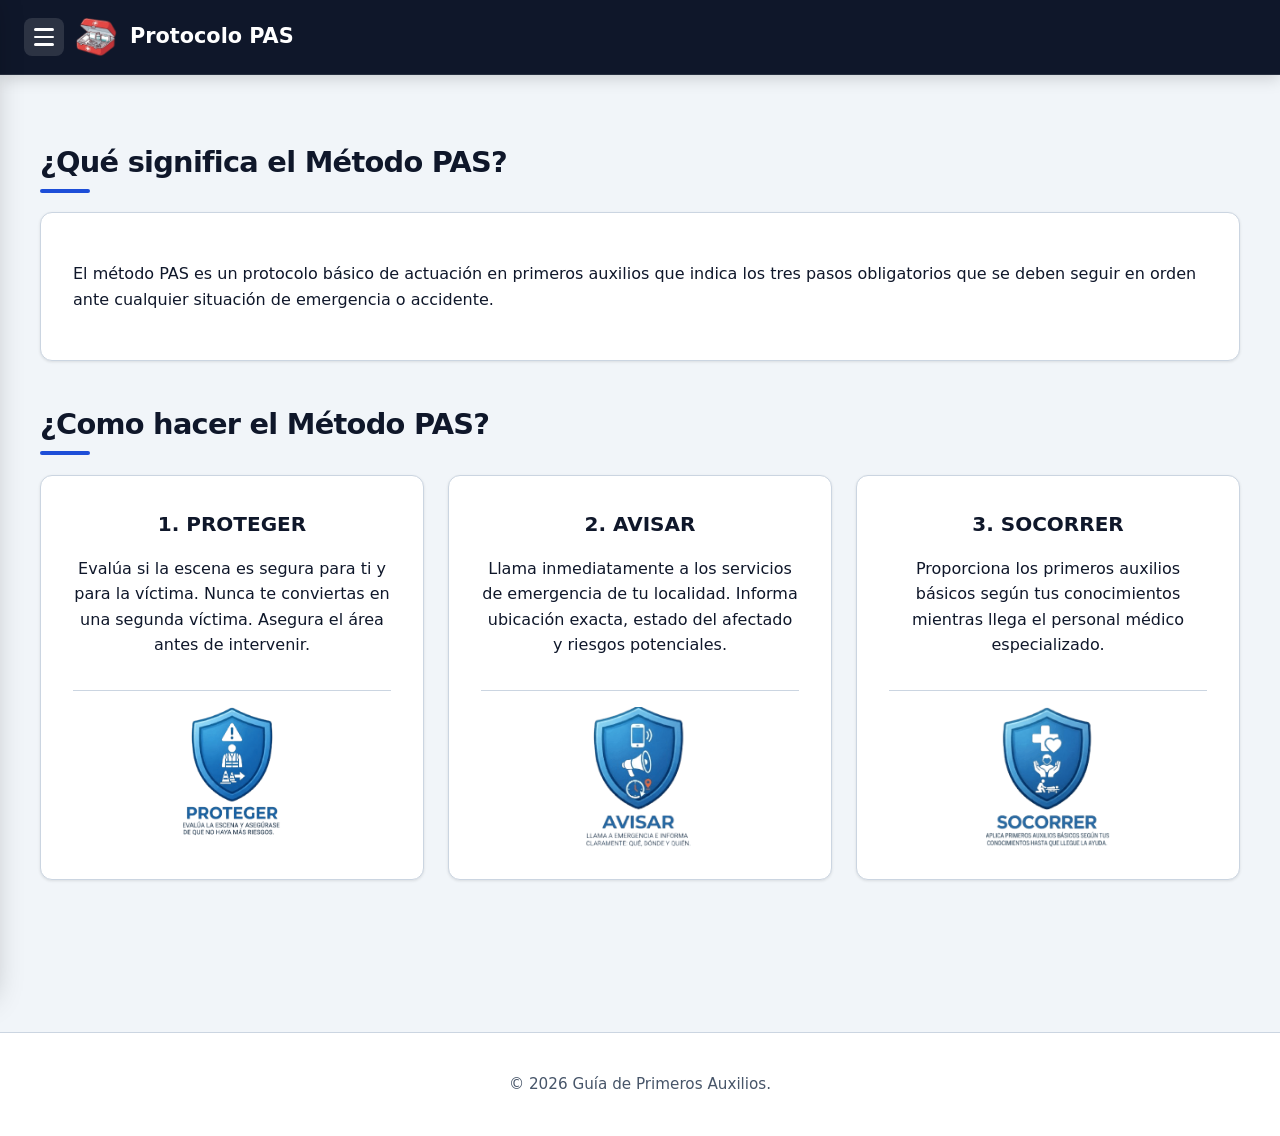
<file: pas.html>
<!DOCTYPE html>
<html lang="es">
<head>
    <meta charset="UTF-8">
    <meta name="viewport" content="width=device-width, initial-scale=1.0">
    <title>Protocolo PAS - Guía de Primeros Auxilios</title>    
    <link   rel="icon" href="img/logo.png" type="image/png">
    <link rel="stylesheet" href="css/style.css">
</head>
<body>
    <header class="site-header">
        <input type="checkbox" id="nav-toggle" class="menu-checkbox">
        <div class="container">
            <div class="header-left-group">
                <label for="nav-toggle" class="menu-toggle" id="menuToggle" aria-label="Abrir menú">
                    <span class="hamburger-bar"></span><span class="hamburger-bar"></span><span class="hamburger-bar"></span>
                </label>
                <div class="logo-container">
                    <img src="img/logo.png" alt="Logo" class="site-logo">
                </div>
            </div>
            <h1 class="site-title">Protocolo PAS</h1>
            
        </div>
        <nav class="site-nav" id="siteNav">
            <ul class="nav-list">
                <li class="nav-item"><a href="index.html" class="nav-link">Inicio / Emergencias</a></li>
                <li class="nav-item"><a href="pas.html" class="nav-link">Protocolos PAS</a></li>
                <li class="nav-item"><a href="urgencias.html" class="nav-link">Urgencias Comunes</a></li>
                <li class="nav-item"><a href="criticas.html" class="nav-link">Situaciones Críticas</a></li>
                <li class="nav-item"><a href="pediatria.html" class="nav-link">Pediatría Básica</a></li>
                <li class="nav-item"><a href="frecuentes.html" class="nav-link">Lesiones Frecuentes</a></li>
                <li class="nav-item"><a href="desastres.html" class="nav-link">Desastres Naturales</a></li>
                <li class="nav-item"><a href="botiquin.html" class="nav-link">Botiquín Básico</a></li>
            </ul>
        </nav>
    </header>

    <main class="main-content">
       

        <section class="searchable-section">
         <div  class="container">
            <h2 class="section-title searchable-item">¿Qué significa el Método PAS?</h2>
            <div class="card searchable-item">
                <p class="card-text">El método PAS es un protocolo básico de actuación en primeros auxilios que indica los tres pasos obligatorios que se deben seguir en orden ante cualquier situación de emergencia o accidente.</p>
            </div>
          </div>
        </section>

       <section class="searchable-section">
            <div class="container">
                <h2 class="section-title searchable-item">¿Como hacer el Método PAS?</h2>
                <div class="pas-grid">
                    
                    <!-- Tarjeta 1: PROTEGER -->
                    <div class="card searchable-item pas-card-item">
                        <div>
                            <h3 class="card-title">1. PROTEGER</h3>
                            <p>Evalúa si la escena es segura para ti y para la víctima. Nunca te conviertas en una segunda víctima. Asegura el área antes de intervenir.</p>
                        </div>
                        <div class="pas-img-container">
                            <img src="img/proteger.png" alt="protege">
                        </div>
                    </div>
                    
                    <!-- Tarjeta 2: AVISAR -->
                    <div class="card searchable-item pas-card-item">
                        <div>
                            <h3 class="card-title">2. AVISAR</h3>
                            <p>Llama inmediatamente a los servicios de emergencia de tu localidad. Informa ubicación exacta, estado del afectado y riesgos potenciales.</p>
                        </div>
                        <div class="pas-img-container">
                            <img src="img/avisar.png" alt="avisa">
                        </div>
                    </div>
                    
                    <!-- Tarjeta 3: SOCORRER -->
                    <div class="card searchable-item pas-card-item">
                        <div>
                            <h3 class="card-title">3. SOCORRER</h3>
                            <p>Proporciona los primeros auxilios básicos según tus conocimientos mientras llega el personal médico especializado.</p>
                        </div>
                        <div class="pas-img-container">
                            <img src="img/socorrer.png" alt="socorre">
                        </div>
                    </div>

                </div>
            </div>
        </section>
    </main>

    <footer class="site-footer">
        <div class="container"><p>&copy; 2026 Guía de Primeros Auxilios.</p></div>
    </footer>

 
</body>
</html>
</file>
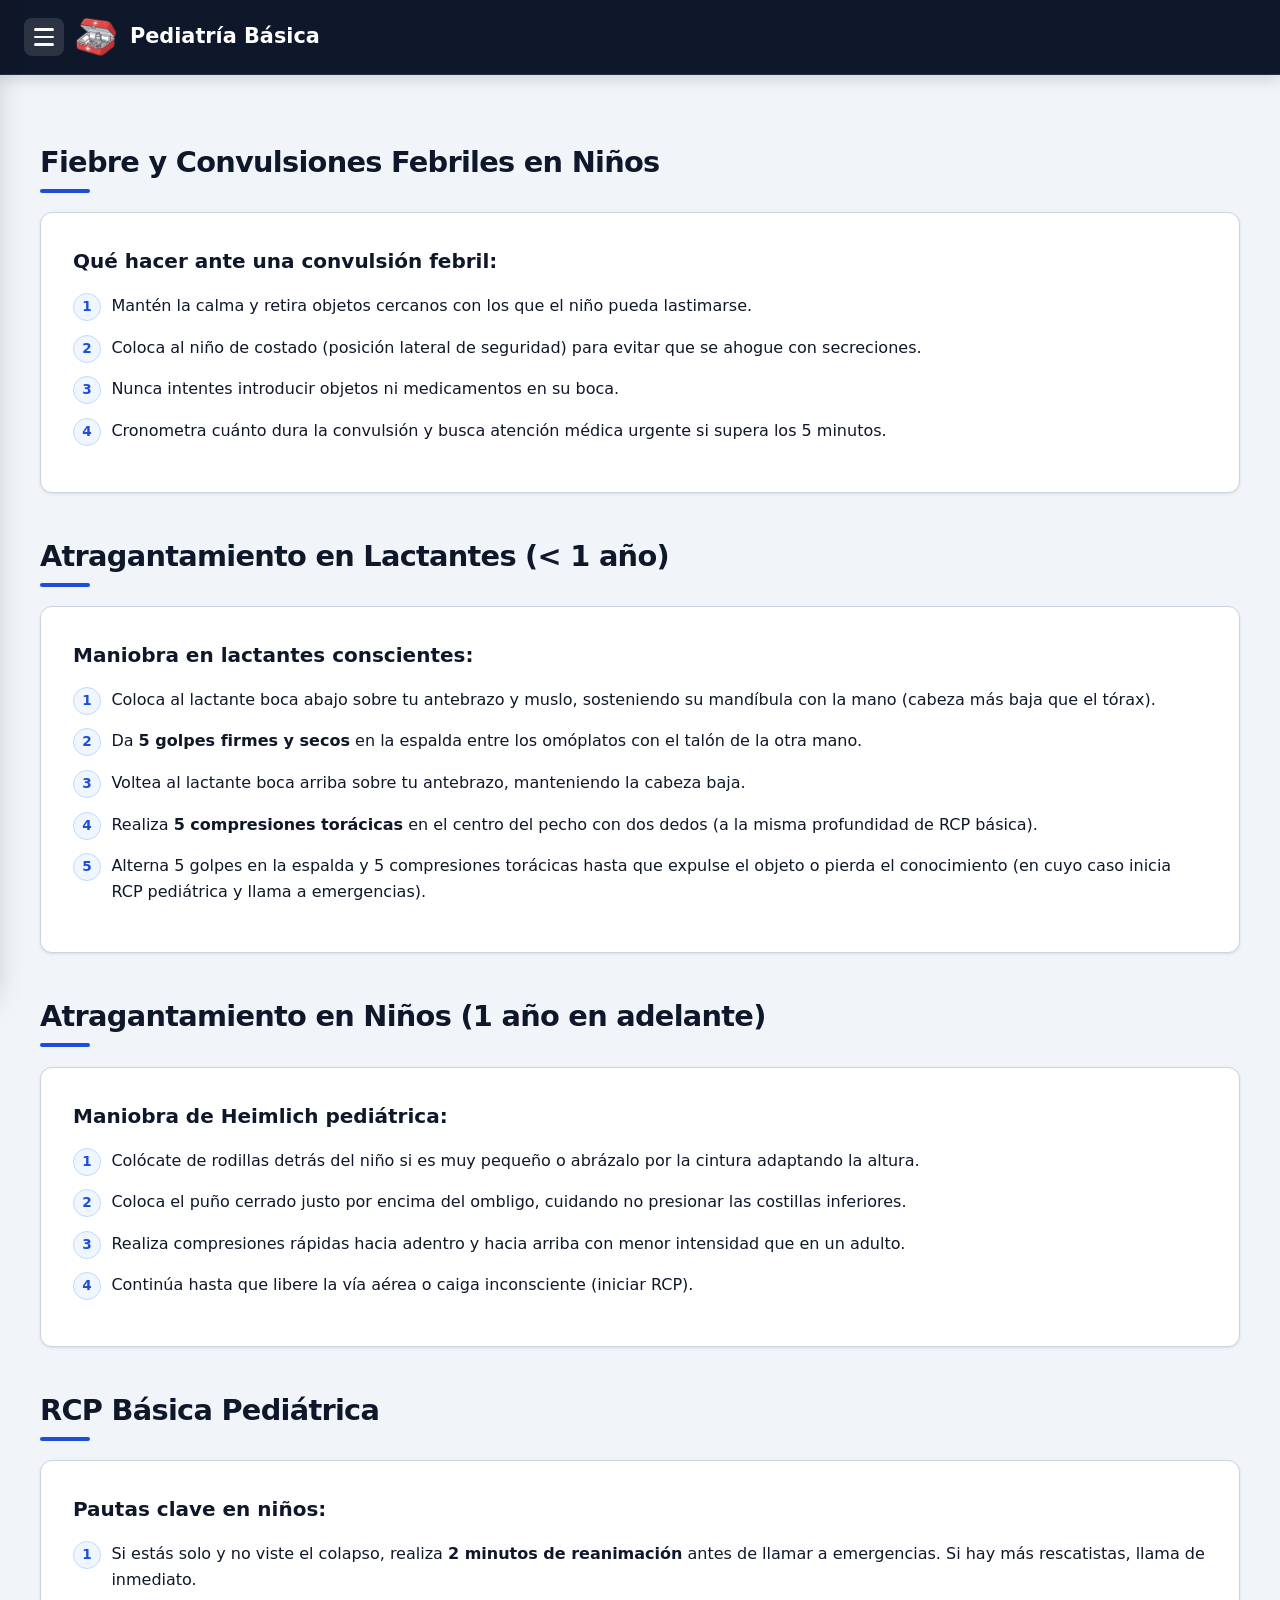
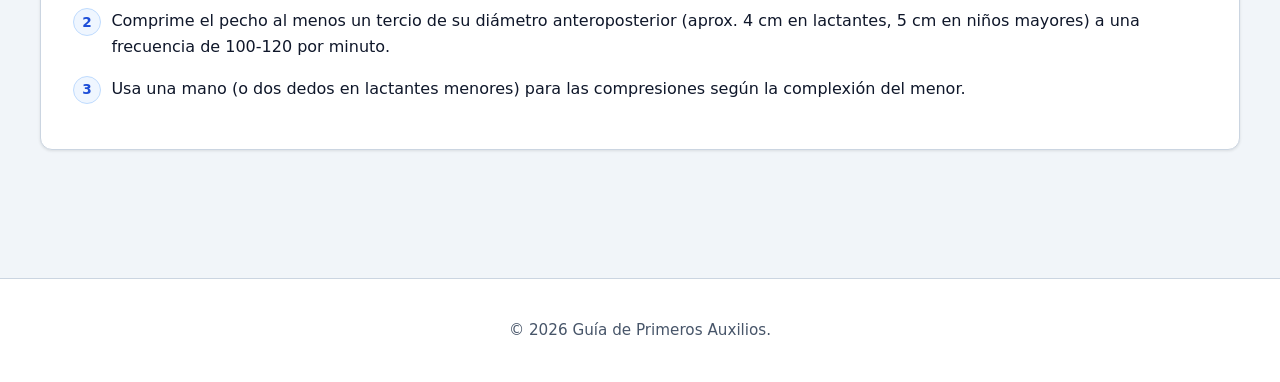
<file: pediatria.html>
<!DOCTYPE html>
<html lang="es">
<head>
    <meta charset="UTF-8">
    <meta name="viewport" content="width=device-width, initial-scale=1.0">
    <title>Pediatría Básica - Guía de Primeros Auxilios</title>    
    <link   rel="icon" href="img/logo.png" type="image/png">
    <link rel="stylesheet" href="css/style.css">
</head>
<body>
    <header class="site-header">
        <input type="checkbox" id="nav-toggle" class="menu-checkbox">
        <div class="container">
            <div class="header-left-group">
                <label for="nav-toggle" class="menu-toggle" id="menuToggle" aria-label="Abrir menú">
                    <span class="hamburger-bar"></span><span class="hamburger-bar"></span><span class="hamburger-bar"></span>
                </label>
                <div class="logo-container">
                    <img src="img/logo.png" alt="Logo" class="site-logo">
                </div>
            </div>
            <h1 class="site-title">Pediatría Básica</h1>
            
        </div>
        <nav class="site-nav" id="siteNav">
            <ul class="nav-list">
                <li class="nav-item"><a href="index.html" class="nav-link">Inicio / Emergencias</a></li>
                <li class="nav-item"><a href="pas.html" class="nav-link">Protocolos PAS</a></li>
                <li class="nav-item"><a href="urgencias.html" class="nav-link">Urgencias Comunes</a></li>
                <li class="nav-item"><a href="criticas.html" class="nav-link">Situaciones Críticas</a></li>
                <li class="nav-item"><a href="pediatria.html" class="nav-link">Pediatría Básica</a></li>
                <li class="nav-item"><a href="frecuentes.html" class="nav-link">Lesiones Frecuentes</a></li>
                <li class="nav-item"><a href="desastres.html" class="nav-link">Desastres Naturales</a></li>
                <li class="nav-item"><a href="botiquin.html" class="nav-link">Botiquín Básico</a></li>
            </ul>
        </nav>
    </header>

    <main class="main-content">
        

        <section class="searchable-section">
            <div class="container">
                <h2 class="section-title searchable-item">Fiebre y Convulsiones Febriles en Niños</h2>
                <div class="card searchable-item">
                    <h3 class="card-title">Qué hacer ante una convulsión febril:</h3>
                    <ol class="steps-list">
                        <li class="step-item">Mantén la calma y retira objetos cercanos con los que el niño pueda lastimarse.</li>
                        <li class="step-item">Coloca al niño de costado (posición lateral de seguridad) para evitar que se ahogue con secreciones.</li>
                        <li class="step-item">Nunca intentes introducir objetos ni medicamentos en su boca.</li>
                        <li class="step-item">Cronometra cuánto dura la convulsión y busca atención médica urgente si supera los 5 minutos.</li>
                    </ol>
                </div>
            </div>
        </section>

        <section class="searchable-section">
            <div class="container">
                <h2 class="section-title searchable-item">Atragantamiento en Lactantes (&lt; 1 año)</h2>
                <div class="card searchable-item">
                    <h3 class="card-title">Maniobra en lactantes conscientes:</h3>
                    <ol class="steps-list">
                        <li class="step-item">Coloca al lactante boca abajo sobre tu antebrazo y muslo, sosteniendo su mandíbula con la mano (cabeza más baja que el tórax).</li>
                        <li class="step-item">Da <strong>5 golpes firmes y secos</strong> en la espalda entre los omóplatos con el talón de la otra mano.</li>
                        <li class="step-item">Voltea al lactante boca arriba sobre tu antebrazo, manteniendo la cabeza baja.</li>
                        <li class="step-item">Realiza <strong>5 compresiones torácicas</strong> en el centro del pecho con dos dedos (a la misma profundidad de RCP básica).</li>
                        <li class="step-item">Alterna 5 golpes en la espalda y 5 compresiones torácicas hasta que expulse el objeto o pierda el conocimiento (en cuyo caso inicia RCP pediátrica y llama a emergencias).</li>
                    </ol>
                </div>
            </div>
        </section>

        <!-- Atragantamiento en Niños (1 año a pubertad) -->
        <section class="searchable-section">
            <div class="container">
                <h2 class="section-title searchable-item">Atragantamiento en Niños (1 año en adelante)</h2>
                <div class="card searchable-item">
                    <h3 class="card-title">Maniobra de Heimlich pediátrica:</h3>
                    <ol class="steps-list">
                        <li class="step-item">Colócate de rodillas detrás del niño si es muy pequeño o abrázalo por la cintura adaptando la altura.</li>
                        <li class="step-item">Coloca el puño cerrado justo por encima del ombligo, cuidando no presionar las costillas inferiores.</li>
                        <li class="step-item">Realiza compresiones rápidas hacia adentro y hacia arriba con menor intensidad que en un adulto.</li>
                        <li class="step-item">Continúa hasta que libere la vía aérea o caiga inconsciente (iniciar RCP).</li>
                    </ol>
                </div>
            </div>
        </section>

        <!-- RCP Pediátrica Básica -->
        <section class="searchable-section">
            <div class="container">
                <h2 class="section-title searchable-item">RCP Básica Pediátrica</h2>
                <div class="card searchable-item">
                    <h3 class="card-title">Pautas clave en niños:</h3>
                    <ol class="steps-list">
                        <li class="step-item">Si estás solo y no viste el colapso, realiza <strong>2 minutos de reanimación</strong> antes de llamar a emergencias. Si hay más rescatistas, llama de inmediato.</li>
                        <li class="step-item">Comprime el pecho al menos un tercio de su diámetro anteroposterior (aprox. 4 cm en lactantes, 5 cm en niños mayores) a una frecuencia de 100-120 por minuto.</li>
                        <li class="step-item">Usa una mano (o dos dedos en lactantes menores) para las compresiones según la complexión del menor.</li>
                    </ol>
                </div>
            </div>
        </section>

    </main>

    <footer class="site-footer">
        <div class="container"><p>&copy; 2026 Guía de Primeros Auxilios.</p></div>
    </footer>


</body>
</html>
</file>
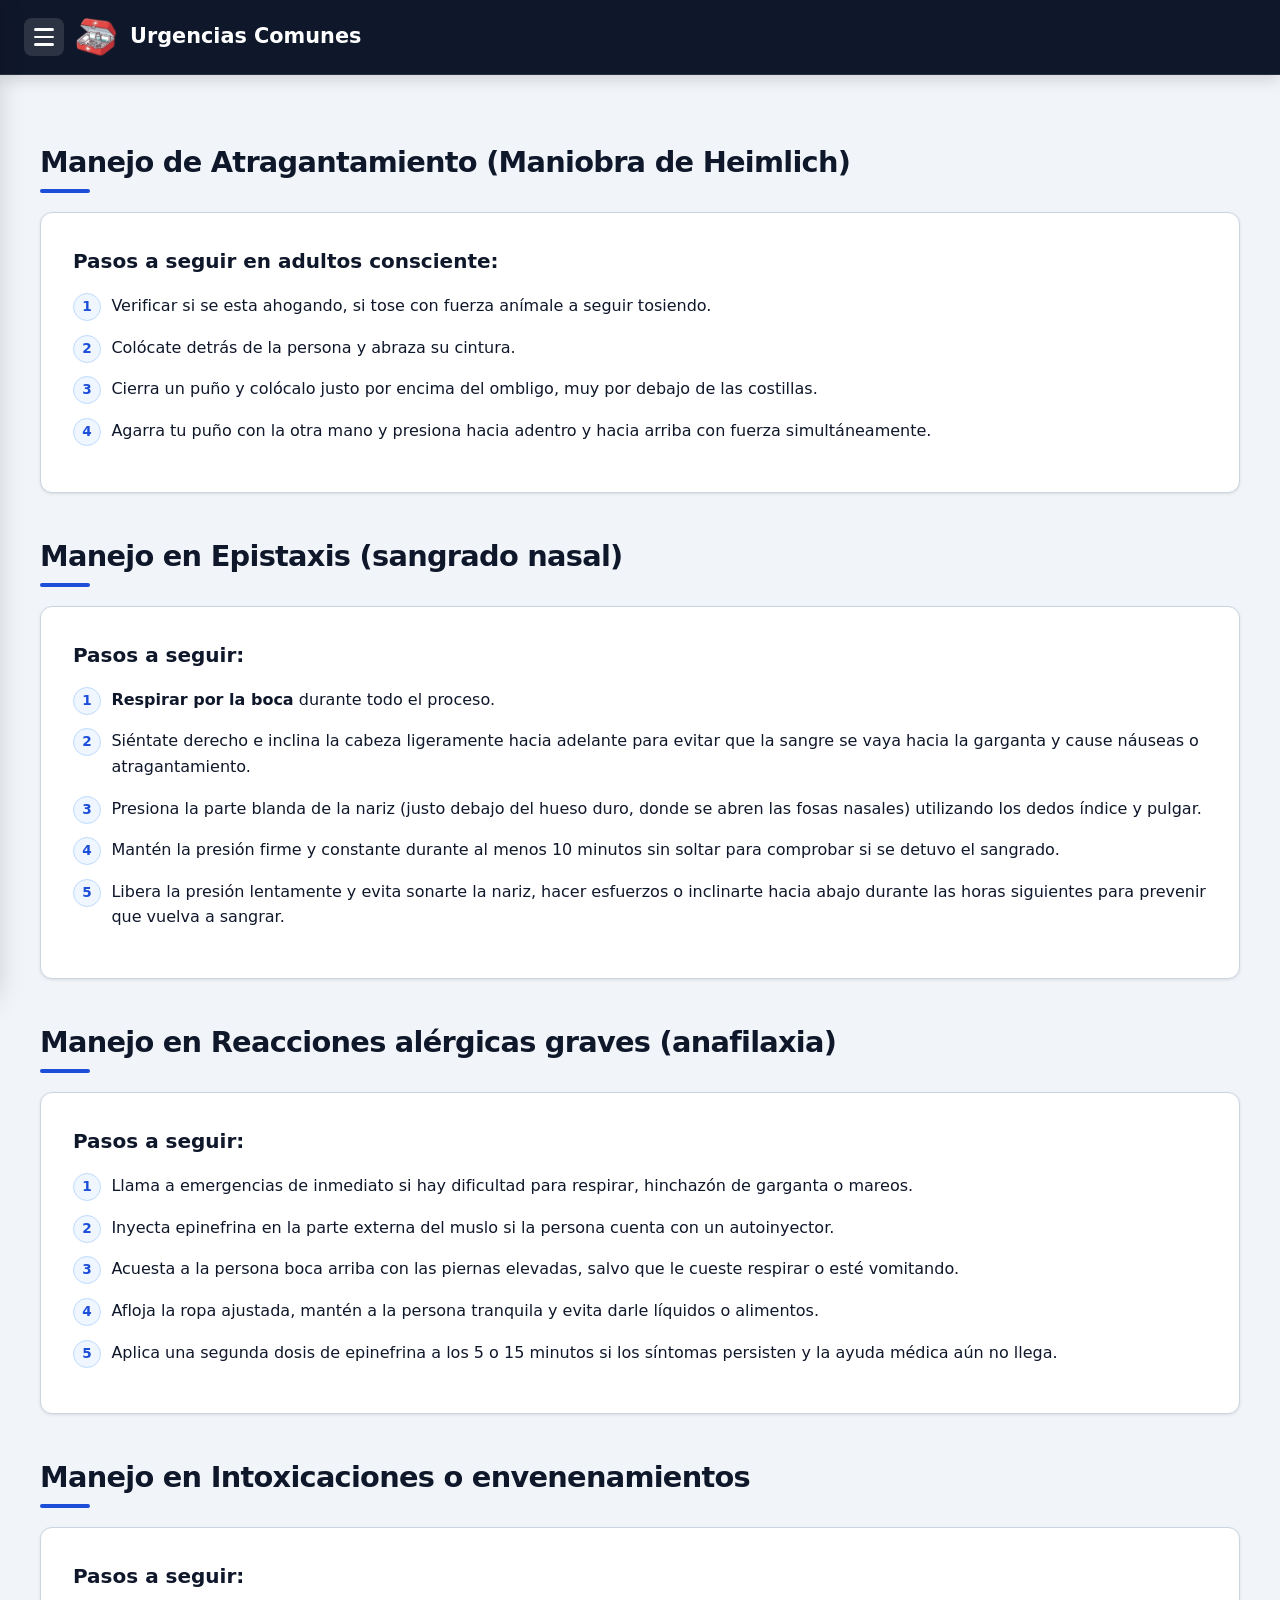
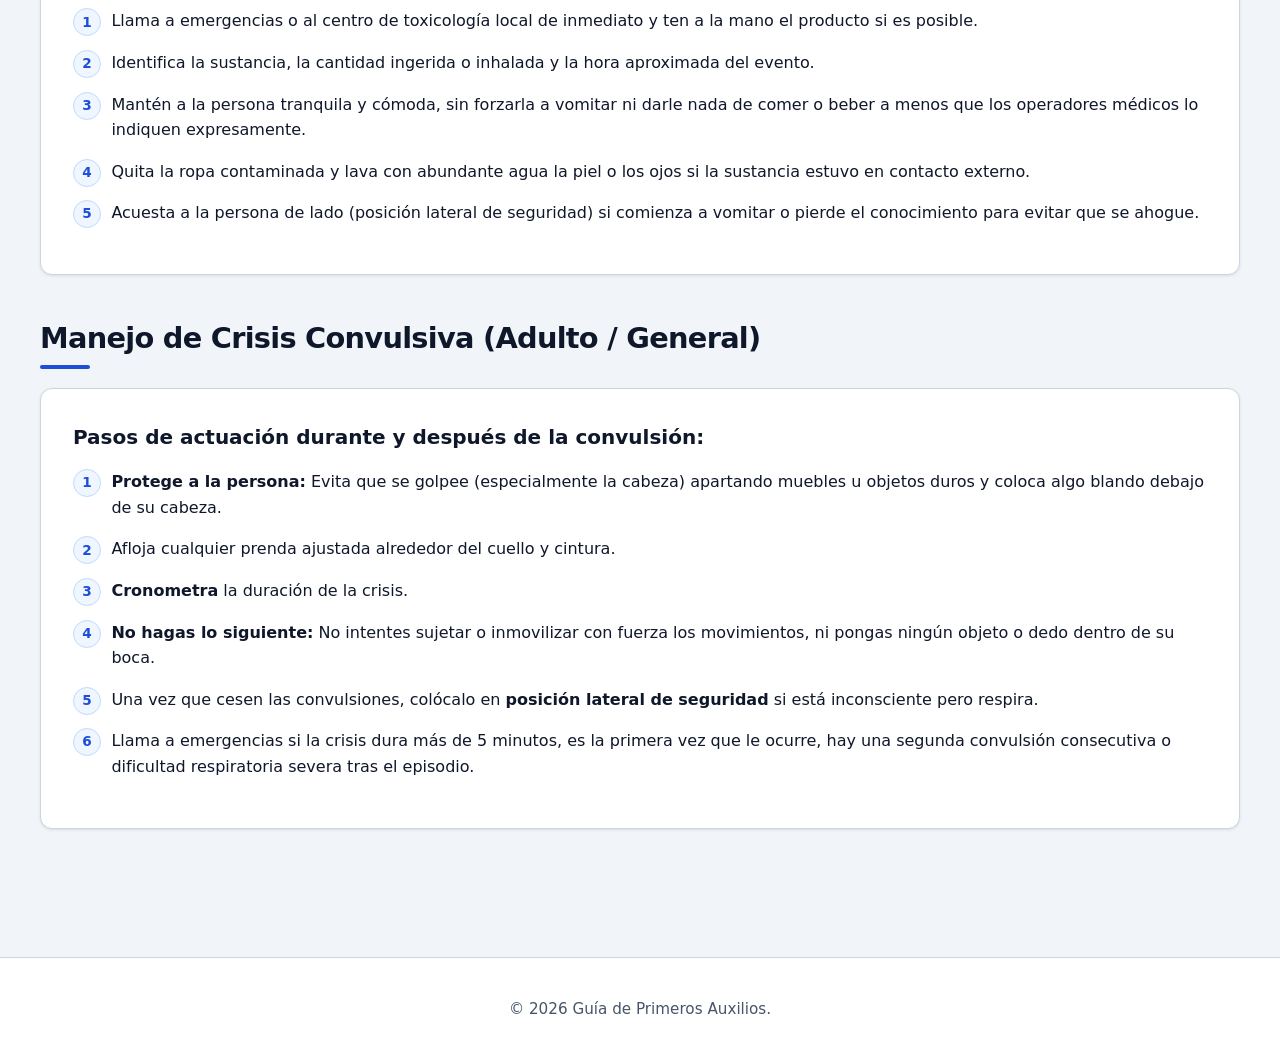
<file: urgencias.html>
<!DOCTYPE html>
<html lang="es">
<head>
    <meta charset="UTF-8">
    <meta name="viewport" content="width=device-width, initial-scale=1.0">
    <title>Urgencias Comunes - Guía de Primeros Auxilios</title>    
    <link   rel="icon" href="img/logo.png" type="image/png">
    <link rel="stylesheet" href="css/style.css">
</head>
<body>
    <header class="site-header">
        <input type="checkbox" id="nav-toggle" class="menu-checkbox">
        <div class="container">
            <div class="header-left-group">
                <label for="nav-toggle" class="menu-toggle" id="menuToggle" aria-label="Abrir menú">
                    <span class="hamburger-bar"></span><span class="hamburger-bar"></span><span class="hamburger-bar"></span>
                </label>
                <div class="logo-container">
                    <img src="img/logo.png" alt="Logo" class="site-logo">
                </div>
            </div>
            <h1 class="site-title">Urgencias Comunes</h1>
            
        </div>
        <nav class="site-nav" id="siteNav">
            <ul class="nav-list">
                <li class="nav-item"><a href="index.html" class="nav-link">Inicio / Emergencias</a></li>
                <li class="nav-item"><a href="pas.html" class="nav-link">Protocolos PAS</a></li>
                <li class="nav-item"><a href="urgencias.html" class="nav-link">Urgencias Comunes</a></li>
                <li class="nav-item"><a href="criticas.html" class="nav-link">Situaciones Críticas</a></li>
                <li class="nav-item"><a href="pediatria.html" class="nav-link">Pediatría Básica</a></li>
                <li class="nav-item"><a href="frecuentes.html" class="nav-link">Lesiones Frecuentes</a></li>
                <li class="nav-item"><a href="desastres.html" class="nav-link">Desastres Naturales</a></li>
                <li class="nav-item"><a href="botiquin.html" class="nav-link">Botiquín Básico</a></li>
            </ul>
        </nav>
    </header>

    <main class="main-content">
      

        <section class="searchable-section">
            <div class="container">
                <h2 class="section-title searchable-item">Manejo de Atragantamiento (Maniobra de Heimlich)</h2>
                <div class="card searchable-item">
                    <h3 class="card-title">Pasos a seguir en adultos consciente:</h3>
                    <ol class="steps-list">
                        <li class="step-item">Verificar si se esta ahogando, si tose con fuerza anímale a seguir tosiendo.</li>
                        <li class="step-item">Colócate detrás de la persona y abraza su cintura.</li>
                        <li class="step-item">Cierra un puño y colócalo justo por encima del ombligo, muy por debajo de las costillas.</li>
                        <li class="step-item">Agarra tu puño con la otra mano y presiona hacia adentro y hacia arriba con fuerza simultáneamente.</li>
                    </ol>
                </div>
            </div>
        </section>

        <section class="searchable-section">
            <div class="container">
                <h2 class="section-title searchable-item">Manejo en Epistaxis (sangrado nasal)</h2>
                <div class="card searchable-item">
                    <h3 class="card-title">Pasos a seguir:</h3>
                    <ol class="steps-list">
                        <li class="step-item"><strong>Respirar por la boca</strong> durante todo el proceso.</li>
                        <li class="step-item">Siéntate derecho e inclina la cabeza ligeramente hacia adelante para evitar que la sangre se vaya hacia la garganta y cause náuseas o atragantamiento.</li>
                        <li class="step-item">Presiona la parte blanda de la nariz (justo debajo del hueso duro, donde se abren las fosas nasales) utilizando los dedos índice y pulgar.</li>
                        <li class="step-item">Mantén la presión firme y constante durante al menos 10 minutos sin soltar para comprobar si se detuvo el sangrado.</li>
                        <li class="step-item">Libera la presión lentamente y evita sonarte la nariz, hacer esfuerzos o inclinarte hacia abajo durante las horas siguientes para prevenir que vuelva a sangrar.</li>
                    </ol>
                </div>
            </div>
        </section>

         <section class="searchable-section">
            <div class="container">
                <h2 class="section-title searchable-item">Manejo en Reacciones alérgicas graves (anafilaxia)</h2>
                <div class="card searchable-item">
                    <h3 class="card-title">Pasos a seguir:</h3>
                    <ol class="steps-list">
                        <li class="step-item">Llama a emergencias de inmediato si hay dificultad para respirar, hinchazón de garganta o mareos.</li>
                        <li class="step-item">Inyecta epinefrina en la parte externa del muslo si la persona cuenta con un autoinyector.</li>
                        <li class="step-item">Acuesta a la persona boca arriba con las piernas elevadas, salvo que le cueste respirar o esté vomitando.</li>
                        <li class="step-item">Afloja la ropa ajustada, mantén a la persona tranquila y evita darle líquidos o alimentos.</li>
                        <li class="step-item">Aplica una segunda dosis de epinefrina a los 5 o 15 minutos si los síntomas persisten y la ayuda médica aún no llega.</li>
                    </ol>
                </div>
            </div>
        </section>

        <section class="searchable-section">
            <div class="container">
                <h2 class="section-title searchable-item">Manejo en Intoxicaciones o envenenamientos</h2>
                <div class="card searchable-item">
                    <h3 class="card-title">Pasos a seguir:</h3>
                    <ol class="steps-list">
                        <li class="step-item">Llama a emergencias o al centro de toxicología local de inmediato y ten a la mano el producto si es posible.</li>
                        <li class="step-item">Identifica la sustancia, la cantidad ingerida o inhalada y la hora aproximada del evento.</li>
                        <li class="step-item">Mantén a la persona tranquila y cómoda, sin forzarla a vomitar ni darle nada de comer o beber a menos que los operadores médicos lo indiquen expresamente.</li>
                        <li class="step-item">Quita la ropa contaminada y lava con abundante agua la piel o los ojos si la sustancia estuvo en contacto externo.</li>
                        <li class="step-item">Acuesta a la persona de lado (posición lateral de seguridad) si comienza a vomitar o pierde el conocimiento para evitar que se ahogue.</li>
                    </ol>
                </div>
            </div>
        </section>

        <section class="searchable-section">
            <div class="container">
                <h2 class="section-title searchable-item">Manejo de Crisis Convulsiva (Adulto / General)</h2>
                <div class="card searchable-item">
                    <h3 class="card-title">Pasos de actuación durante y después de la convulsión:</h3>
                    <ol class="steps-list">
                        <li class="step-item"><strong>Protege a la persona:</strong> Evita que se golpee (especialmente la cabeza) apartando muebles u objetos duros y coloca algo blando debajo de su cabeza.</li>
                        <li class="step-item">Afloja cualquier prenda ajustada alrededor del cuello y cintura.</li>
                        <li class="step-item"><strong>Cronometra</strong> la duración de la crisis.</li>
                        <li class="step-item"><strong>No hagas lo siguiente:</strong> No intentes sujetar o inmovilizar con fuerza los movimientos, ni pongas ningún objeto o dedo dentro de su boca.</li>
                        <li class="step-item">Una vez que cesen las convulsiones, colócalo en <strong>posición lateral de seguridad</strong> si está inconsciente pero respira.</li>
                        <li class="step-item">Llama a emergencias si la crisis dura más de 5 minutos, es la primera vez que le ocurre, hay una segunda convulsión consecutiva o dificultad respiratoria severa tras el episodio.</li>
                    </ol>
                </div>
            </div>
        </section>

    </main>

    <footer class="site-footer">
        <div class="container"><p>&copy; 2026 Guía de Primeros Auxilios.</p></div>
    </footer>

    
   
</body>
</html>
</file>
<file: css/style.css>
:root {
    --primary: #1d4ed8;
    --primary-dark: #1e3a8a;
    --danger: #dc2626;
    --success: #16a34a;
    --warning: #d97706;
    --text-main: #0f172a;
    --text-muted: #475569;
    --bg-body: #f1f5f9;
    --border-color: #cbd5e1;
    --radius: 12px;
    --shadow-sm: 0 1px 3px rgba(0, 0, 0, 0.1);
    --shadow-md: 0 4px 12px rgba(0, 0, 0, 0.12);
    --transition: all 0.2s ease-in-out;
}

body {
    background-color: var(--bg-body);
    color: var(--text-main);
    font-family: system-ui, -apple-system, BlinkMacSystemFont, 'Segoe UI', Roboto, sans-serif;
    margin: 0;
    line-height: 1.6;
    min-height: 100vh;
}

main {
    max-width: 1200px;
    margin: 0 auto;
    padding: 2.5rem 1.5rem;
}

section {
    margin-bottom: 2.5rem;
}

.section-title {
    font-size: 1.8rem;
    color: #0f172a;
    margin-bottom: 1.2rem;
    font-weight: 800;
    letter-spacing: -0.025em;
    position: relative;
    padding-bottom: 0.5rem;
}

.section-title::after {
    content: '';
    position: absolute;
    left: 0;
    bottom: 0;
    width: 50px;
    height: 4px;
    background-color: var(--primary);
    border-radius: 2px;
}

.site-header {
    background: #0f172a;
    border-bottom: 1px solid rgba(255, 255, 255, 0.1);
    padding: 0.75rem 0;
    position: sticky;
    top: 0;
    z-index: 1000;
    box-shadow: 0 4px 15px rgba(0, 0, 0, 0.15);
}

.site-header .container {
    max-width: 1200px;
    margin: 0 auto;
    padding-left: 130px;
    padding-right: 1.5rem;
    display: flex;
    align-items: center;
    justify-content: space-between;
    min-height: 50px;
}

.header-left-group {
    position: absolute;
    left: 1.5rem;
    top: 50%;
    transform: translateY(-50%);
    display: flex;
    align-items: center;
    gap: 12px;
    z-index: 1100;
}

.menu-toggle {
    display: flex;
    background: rgba(255, 255, 255, 0.12);
    border: none;
    cursor: pointer;
    flex-direction: column;
    gap: 5px;
    padding: 10px;
    border-radius: 8px;
    position: relative;
    z-index: 1101;
    transition: var(--transition);
}

.menu-toggle:hover {
    background: rgba(255, 255, 255, 0.22);
}

.hamburger-bar {
    display: block;
    width: 20px;
    height: 2.5px;
    background-color: #ffffff;
    border-radius: 2px;
}

.logo-container {
    display: flex;
    align-items: center;
}

.site-logo {
    height: 38px;
    width: auto;
    object-fit: contain;
}

.site-logo:hover {
    transform: rotate(-9deg);
    transition: var(--transition);
}

.site-title {
    font-size: 1.3rem;
    color: #ffffff;
    margin: 0;
    font-weight: 700;
}

.menu-checkbox {
    display: none;
}

.site-nav {
    position: fixed;
    top: 0;
    left: -320px;
    width: 300px;
    height: 100vh;
    background: #0f172a;
    box-shadow: 10px 0 30px rgba(0, 0, 0, 0.3);
    display: flex;
    flex-direction: column;
    padding-top: 6rem;
    transition: left 0.4s cubic-bezier(0.16, 1, 0.3, 1);
    z-index: 1050;
    overflow-y: auto;
}

.menu-checkbox:checked ~ .site-nav {
    left: 0;
}

.nav-list {
    display: flex;
    flex-direction: column;
    gap: 0.4rem;
    list-style: none;
    padding: 0 1.2rem;
    margin: 0;
    width: 100%;
    box-sizing: border-box;
}

.nav-link {
    text-decoration: none;
    color: #94a3b8;
    font-weight: 500;
    font-size: 1.02rem;
    display: block;
    padding: 10px 14px;
    border-radius: 8px;
    transition: var(--transition);
}

.nav-link:hover {
    color: #ffffff;
    background-color: rgba(255, 255, 255, 0.08);
    transform: translateX(4px);
}

.contacts-grid, .pas-grid {
    display: grid;
    grid-template-columns: repeat(auto-fit, minmax(280px, 1fr));
    gap: 1.5rem;
}

.contact-card, .card, .situation-article, .kit-section {
    background: #ffffff;
    border: 1px solid var(--border-color);
    border-radius: var(--radius);
    padding: 2rem;
    box-shadow: var(--shadow-sm);
    margin-bottom: 1.5rem;
    transition: var(--transition);
}

.contact-card:hover, .card:hover, .situation-article:hover, .kit-section:hover {
    transform: translateY(-3px);
    box-shadow: var(--shadow-md);
    border-color: #94a3b8;
}

.contact-title, .card-title, .situation-title {
    color: var(--text-main);
    margin-top: 0;
    font-weight: 700;
    font-size: 1.25rem;
    margin-bottom: 1rem;
}

.contact-number {
    font-size: 1.8rem;
    font-weight: 800;
    color: var(--primary);
    margin: 0;
}

.steps-list, .kit-list {
    padding-left: 0;
    list-style: none;
    display: flex;
    flex-direction: column;
    gap: 1rem;
}

.step-item {
    position: relative;
    padding-left: 2.4rem;
    counter-increment: step-counter;
}

.steps-list {
    counter-reset: step-counter;
}

.step-item::before {
    content: counter(step-counter);
    position: absolute;
    left: 0;
    top: 0;
    background-color: #eff6ff;
    color: var(--primary);
    width: 26px;
    height: 26px;
    border-radius: 50%;
    display: flex;
    align-items: center;
    justify-content: center;
    font-weight: 700;
    font-size: 0.85rem;
    border: 1px solid #bfdbfe;
}

.kit-item label {
    display: flex;
    align-items: center;
    gap: 14px;
    cursor: pointer;
    user-select: none;
    padding: 8px 12px;
    border-radius: 6px;
    transition: var(--transition);
}

.kit-item label:hover {
    background-color: #f8fafc;
}

.kit-checkbox {
    width: 20px;
    height: 20px;
    cursor: pointer;
    accent-color: var(--primary);
    border-radius: 4px;
}

.kit-checkbox:checked + span {
    text-decoration: line-through;
    color: var(--text-muted);
}

.triage-hidden {
    display: none;
}

.triage-cursor {
    cursor: pointer;
}

.triage-restart-btn {
    display: inline-block;
    margin-top: 1rem;
    text-decoration: none;
}

.triage-flow-step {
    display: none;
}

#step-1 {
    display: block;
}

.triage-section .card-text {
   font-size: 1.15rem; 
   font-weight: 700; 
   margin-bottom: 1.5rem;
   color: var(--text-main);
}

.triage-section .card-text.triage-color-green { color: #16a34a !important; }
.triage-section .card-text.triage-color-black { color: #1f2937 !important; }
.triage-section .card-text.triage-color-red { color: #dc2626 !important; }
.triage-section .card-text.triage-color-yellow { color: #ca8a04 !important; }

#triageOptions {
    display: flex; 
    gap: 1rem;
    flex-wrap: wrap;
}

.triage-btn, .triage-btn2 {
    color: white;
    border: none; 
    padding: 0.8rem 2rem; 
    border-radius: 8px; 
    cursor: pointer; 
    font-weight: 600;
    text-align: center;
    transition: var(--transition);
}

.triage-btn {
    background-color: var(--primary); 
}

.triage-btn:hover {
    background-color: var(--primary-dark);
}

.triage-btn2 {
    background-color: var(--danger);
}

.triage-btn2:hover {
    background-color: #991b1b;
}

#p1-si:checked ~ #step-1,
#p1-no:checked ~ #step-1 { display: none; }

#p1-si:checked ~ #result-verde { display: block !important; }
#p1-no:checked ~ #step-2 { display: block !important; }

#p2-si:checked ~ #step-2,
#p2-no:checked ~ #step-2 { display: none !important; }

#p2-no:checked ~ #result-negro { display: block !important; }
#p2-si:checked ~ #step-3 { display: block !important; }

#p3-si:checked ~ #step-3,
#p3-no:checked ~ #step-3 { display: none !important; }

#p3-no:checked ~ #result-rojo { display: block !important; }
#p3-si:checked ~ #result-amarillo { display: block !important; }

.card-image-layout {
    display: flex;
    gap: 2rem;
    align-items: center;
    flex-wrap: wrap;
}

.card-image-layout > div:first-child {
    flex: 1;
    min-width: 160px;
    text-align: center;
}

.card-image-layout > div:first-child img {
    max-width: 160px;
    height: auto;
}

.card-image-layout > div:last-child {
    flex: 2;
    min-width: 280px;
}

.pas-card-item {
    display: flex;
    flex-direction: column;
    justify-content: space-between;
    text-align: center;
}

.pas-img-container {
    margin-top: 1rem;
    border-top: 1px solid var(--border-color);
    padding-top: 1rem;
}

.pas-img-container img {
    width: 140px;
    height: 140px;
    object-fit: contain;
    display: block;
    margin: 0 auto;
}

.site-footer {
    text-align: center;
    padding: 1.5rem 0;
    border-top: 1px solid var(--border-color);
    color: var(--text-muted);
    background: #ffffff;
    font-size: 0.95rem;
    margin-top: 3rem;
}
</file>
